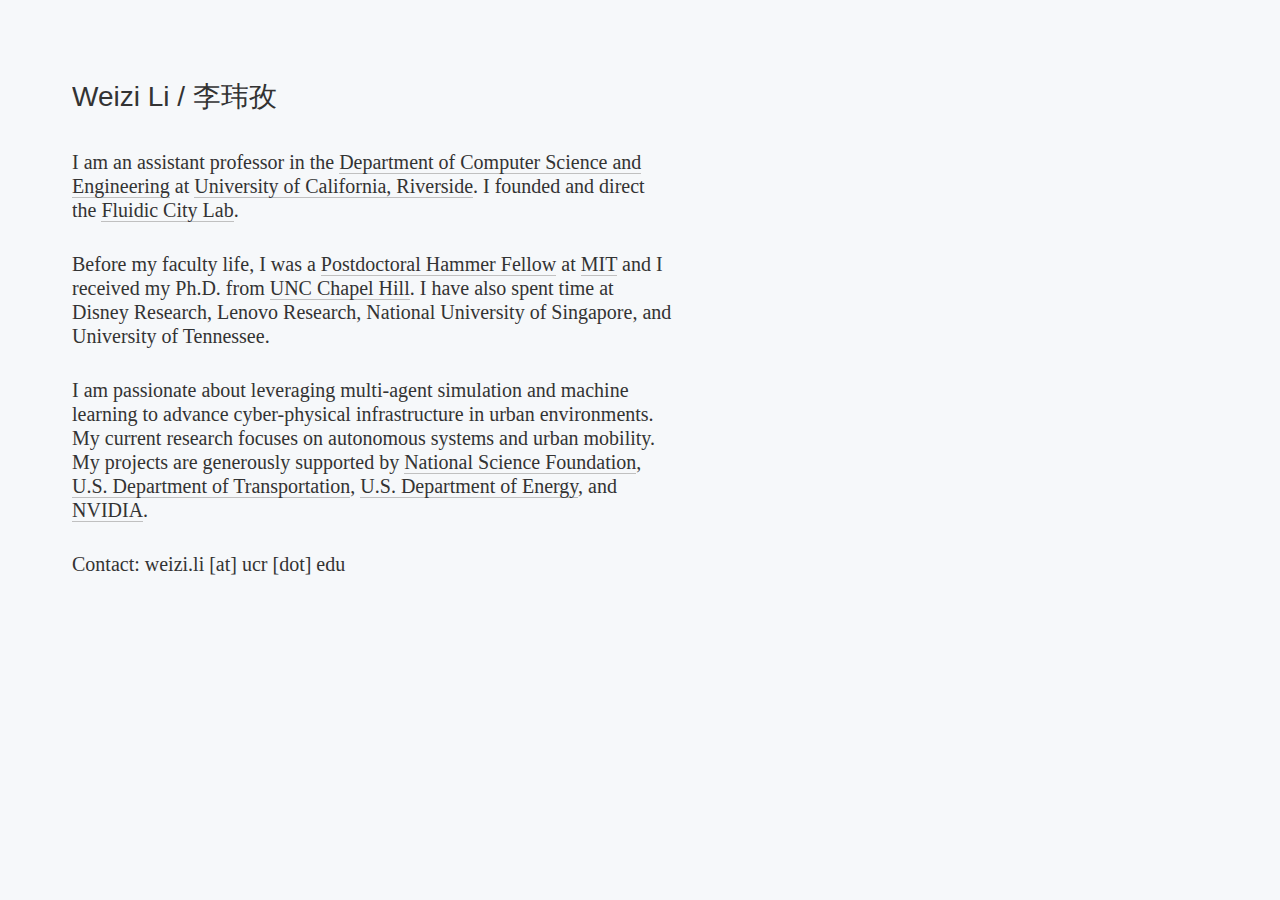
<file: index.html>
<!DOCTYPE html>
<html lang="en">
	
<head profile="http://gmpg.org/xfn/11"><meta http-equiv="Content-Type" content="text/html; charset=UTF-8">
<title>Weizi Li</title>
<link rel="stylesheet" href="./style.css" type="text/css" media="screen" />
</head>
	
<body>
<div class="content">
	<h1><a href="index.html">Weizi Li</a> / 李玮孜</h1>
	<div class="intro">
		<p>I am an assistant professor in the <a href="https://www1.cs.ucr.edu/">Department of Computer Science and Engineering</a> at <a href="https://www.ucr.edu/">University of California, Riverside</a>. I founded and direct the <a href="https://fluidic-city.github.io/">Fluidic City Lab</a>.</p>
		<p>Before my faculty life, I was a <a href="https://idss.mit.edu/academics/ses_doc/ses-funding/hammer-fellows/">Postdoctoral Hammer Fellow</a> at <a href="http://www.mit.edu/">MIT</a> and I received my Ph.D. from <a href="http://www.unc.edu/">UNC Chapel Hill</a>. I have also spent time at Disney Research, Lenovo Research, National University of Singapore, and University of Tennessee.</p>
		<p>I am passionate about leveraging multi-agent simulation and machine learning to advance cyber-physical infrastructure in urban environments. My current research focuses on autonomous systems and urban mobility. My projects are generously supported by <a href="https://www.nsf.gov/">National Science Foundation</a>, <a href="https://www.transportation.gov/">U.S. Department of Transportation</a>, <a href="https://www.energy.gov/">U.S. Department of Energy</a>, and <a href="https://www.nvidia.com/en-us/">NVIDIA</a>.</p>
		<p>Contact: weizi.li [at] ucr [dot] edu</p> 
	</div>
</div>
<!--
<div class="footer">
	<p><a href="index.html">home</a> : <a href="publications.html">research</a> : <a href="teaching.html">teaching</a> : <a href="https://fluidic-city.github.io/">lab</a></p>
</div>
	-->
</body>
	
</html>
</file>
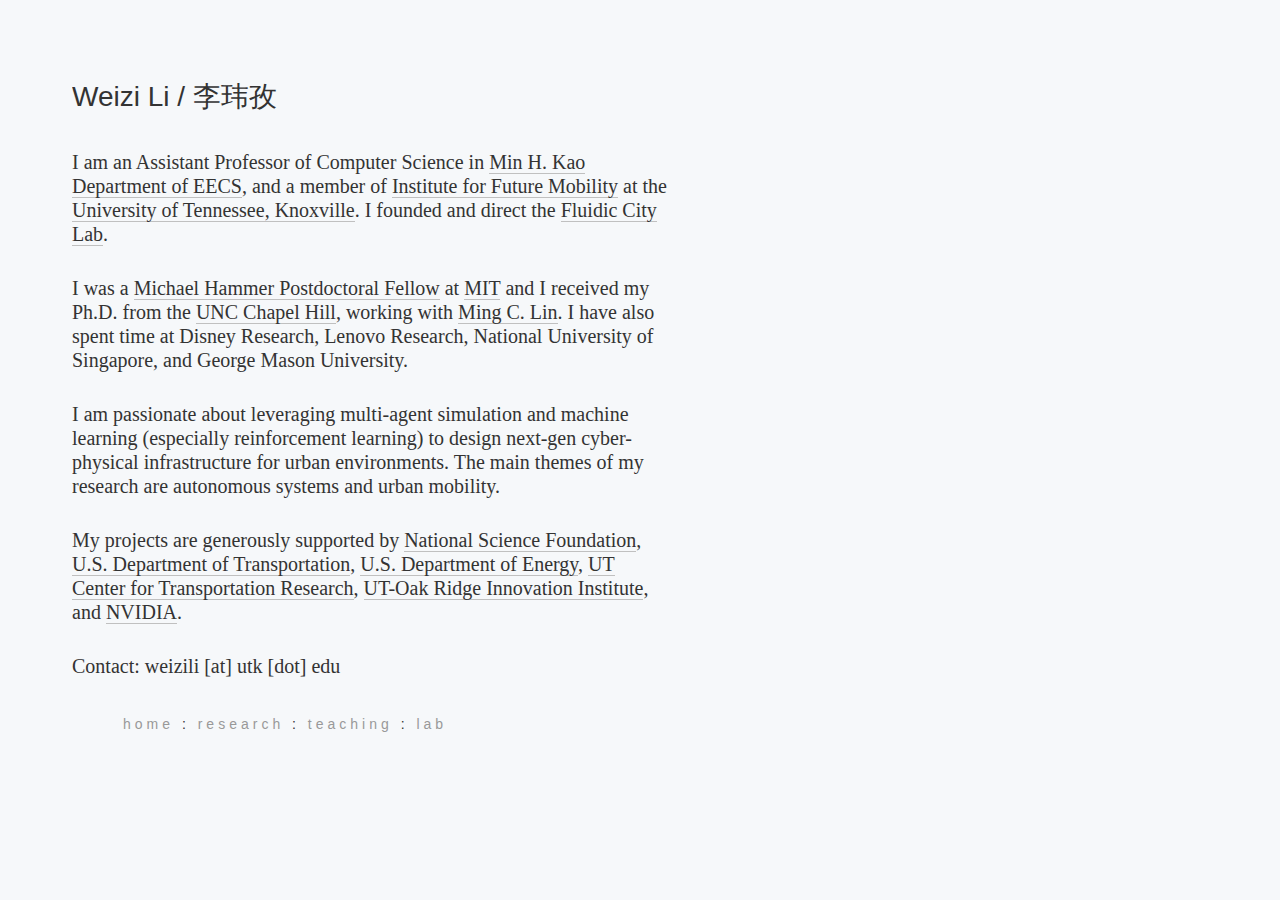
<file: index_tbd.html>
<!DOCTYPE html>
<html lang="en">
	
<head profile="http://gmpg.org/xfn/11"><meta http-equiv="Content-Type" content="text/html; charset=UTF-8">
<title>Weizi Li</title>
<link rel="stylesheet" href="./style.css" type="text/css" media="screen" />
</head>
	
<body>
<div class="content">
	<h1><a href="index.html">Weizi Li</a> / 李玮孜</h1>
	<div class="intro">
		<p>I am an Assistant Professor of Computer Science in <a href="https://www.eecs.utk.edu/">Min H. Kao Department of EECS</a>, and a member of <a href="https://research.utk.edu/mobility/">Institute for Future Mobility</a> at the <a href="https://www.utk.edu/">University of Tennessee, Knoxville</a>. I founded and direct the <a href="https://fluidic-city.github.io/">Fluidic City Lab</a>.</p>
		<p>I was a <a href="https://idss.mit.edu/academics/ses_doc/ses-funding/hammer-fellows/">Michael Hammer Postdoctoral Fellow</a> at <a href="http://www.mit.edu/">MIT</a> and I received my Ph.D. from the <a href="http://www.unc.edu/">UNC Chapel Hill</a>, working with <a href="https://www.cs.unc.edu/~lin/">Ming C. Lin</a>. I have also spent time at Disney Research, Lenovo Research, National University of Singapore, and George Mason University.</p>
		<p>I am passionate about leveraging multi-agent simulation and machine learning (especially reinforcement learning) to design next-gen cyber-physical infrastructure for urban environments. The main themes of my research are autonomous systems and urban mobility.
</p>
		<p>My projects are generously supported by <a href="https://www.nsf.gov/">National Science Foundation</a>, <a href="https://www.transportation.gov/">U.S. Department of Transportation</a>, <a href="https://www.energy.gov/">U.S. Department of Energy</a>, <a href="https://ctr.utk.edu/">UT Center for Transportation Research</a>, <a href="https://utorii.com/">UT-Oak Ridge Innovation Institute</a>, and <a href="https://www.nvidia.com/en-us/">NVIDIA</a>.</p>
		<p>Contact: weizili [at] utk [dot] edu</p> 
	</div>
</div>

<div class="footer">
	<p><a href="index.html">home</a> : <a href="publications.html">research</a> : <a href="teaching.html">teaching</a> : <a href="https://fluidic-city.github.io/">lab</a></p>
</div>
</body>
	
</html>
</file>
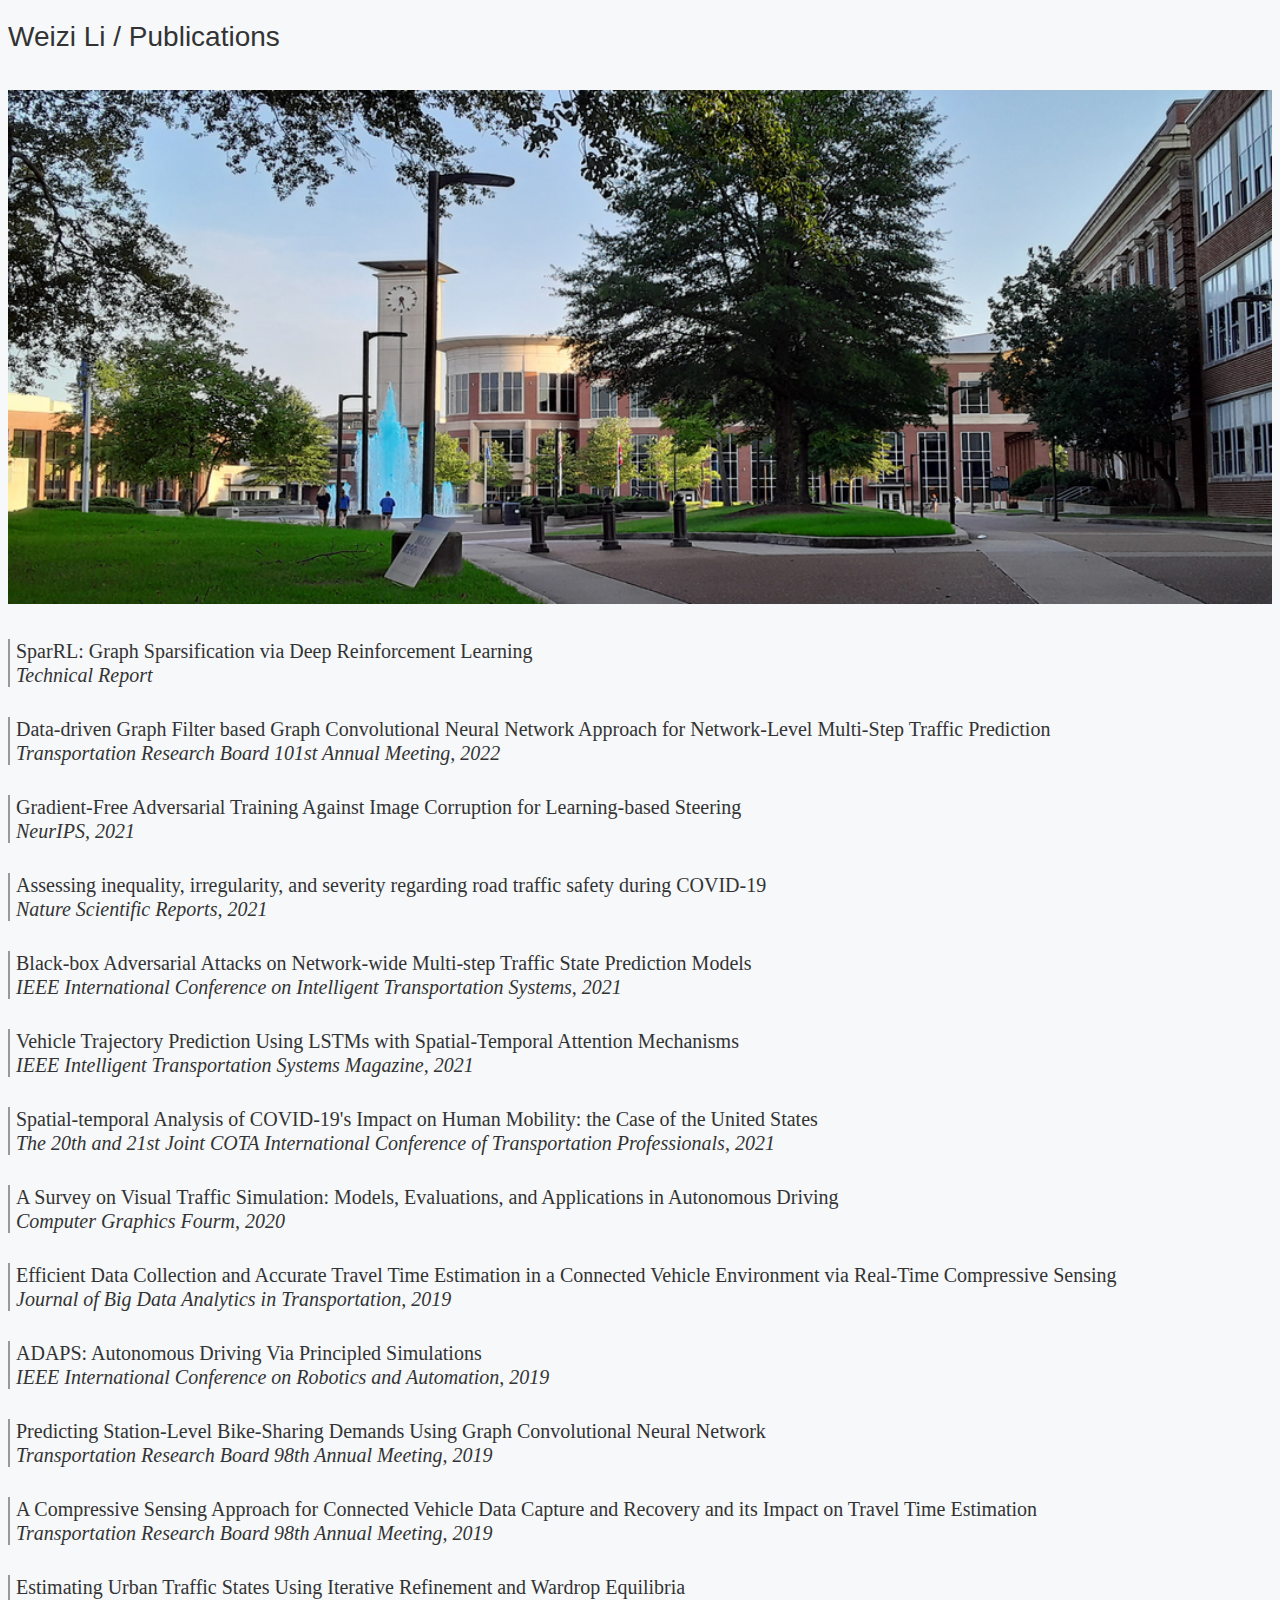
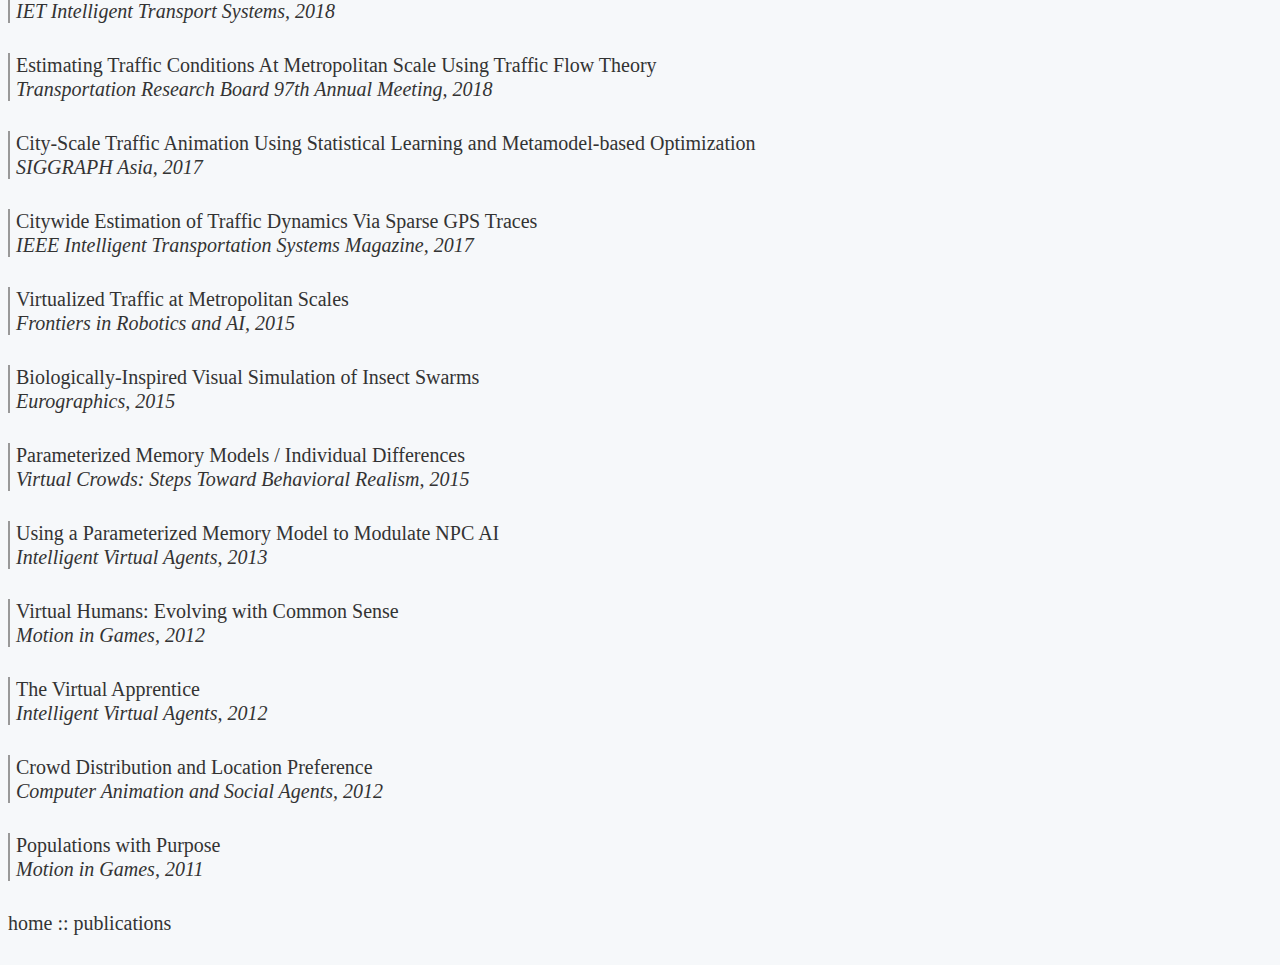
<file: publications.html>
<!DOCTYPE html>
<html lang="en">
<head profile="http://gmpg.org/xfn/11"><meta http-equiv="Content-Type" content="text/html; charset=UTF-8">
<title>Weizi Li</title>
<link rel="stylesheet" href="./style.css" type="text/css" media="screen, print">
<link rel="shortcut icon" href="">
<style type="text/css"></style>
</head>

<body>
<div id="container">
	<div id="content">
	<div>
	<h1><a href="index.html">Weizi Li </a>/ Publications</h1>	
	<p><img src="UofM.png" alt="" width="540" height="218"></p>
	
	<blockquote>
		<p><a href="https://arxiv.org/abs/2112.01565">
		SparRL: Graph Sparsification via Deep Reinforcement Learning</a><br> 
		<i>Technical Report</i></p>
	</blockquote>	
		
	<blockquote>
		<p><a href="https://arxiv.org/abs/2111.11337">
		Data-driven Graph Filter based Graph Convolutional Neural Network Approach for Network-Level Multi-Step Traffic Prediction</a><br> 
		<i>Transportation Research Board 101st Annual Meeting, 2022</i></p>
	</blockquote>
				
	<blockquote>
		<p><a href="https://gamma.umd.edu/researchdirections/autonomousdriving/visionrobustlearning/">
		Gradient-Free Adversarial Training Against Image Corruption for Learning-based Steering</a><br> 
		<i>NeurIPS, 2021</i></p>
	</blockquote>
		
	<blockquote>
		<p><a href="https://doi.org/10.1038/s41598-021-91392-z">
		Assessing inequality, irregularity, and severity regarding road traffic safety during COVID‑19</a><br> 
		<i>Nature Scientific Reports, 2021</i></p>
	</blockquote>
		
	<blockquote>
		<p><a href="projects/Attack/main.html">
		Black-box Adversarial Attacks on Network-wide Multi-step Traffic State Prediction Models</a><br> 
		<i>IEEE International Conference on Intelligent Transportation Systems, 2021</i></p>
	</blockquote>
		
	<blockquote>
		<p><a href="projects/Attention/main.html">
		Vehicle Trajectory Prediction Using LSTMs with Spatial-Temporal Attention Mechanisms</a><br> 
		<i>IEEE Intelligent Transportation Systems Magazine, 2021</i></p>
	</blockquote>
		
	<blockquote>
		<p><a href="projects/Mobility-Covid/main.html">
		Spatial-temporal Analysis of COVID-19's Impact on Human Mobility: the Case of the United States</a><br> 
		<i>The 20th and 21st Joint COTA International Conference of Transportation Professionals, 2021</i></p>
	</blockquote>
		
	<blockquote>
		<p><a href="https://doi.org/10.1111/cgf.13803">
		A Survey on Visual Traffic Simulation: Models, Evaluations, and Applications in Autonomous Driving</a><br> 
		<i>Computer Graphics Fourm, 2020</i></p>
	</blockquote>
		
	<blockquote>
		<p><a href="https://doi.org/10.1007/s42421-019-00009-5">
		Efficient Data Collection and Accurate Travel Time Estimation in a Connected Vehicle Environment via Real-Time Compressive Sensing</a><br> 
		<i>Journal of Big Data Analytics in Transportation, 2019</i></p>
	</blockquote>

	<blockquote>
		<p><a href="http://gamma.cs.unc.edu/ADAPS/">
		ADAPS: Autonomous Driving Via Principled Simulations</a><br> 
		<i>IEEE International Conference on Robotics and Automation, 2019</i></p>
	</blockquote>

	<blockquote>
		<p><a href="https://trid.trb.org/View/1572867">
		Predicting Station-Level Bike-Sharing Demands Using Graph Convolutional Neural Network</a><br> 
		<i>Transportation Research Board 98th Annual Meeting, 2019</i></p>
	</blockquote>

	<blockquote>
		<p><a href="https://trid.trb.org/View/1572656">
		A Compressive Sensing Approach for Connected Vehicle Data Capture and Recovery and its Impact on Travel Time Estimation</a><br> 
		<i>Transportation Research Board 98th Annual Meeting, 2019</i></p>
	</blockquote>

	<blockquote>
		<p><a href="http://gamma.cs.unc.edu/CityEst/">
		Estimating Urban Traffic States Using Iterative Refinement and Wardrop Equilibria</a><br> 
		<i>IET Intelligent Transport Systems, 2018</i></p>
	</blockquote>

	<blockquote>
		<p><a href="https://trid.trb.org/View/1494669">
		Estimating Traffic Conditions At Metropolitan Scale Using Traffic Flow Theory</a><br> 
		<i>Transportation Research Board 97th Annual Meeting, 2018</i></p>
	</blockquote>

	<blockquote>
		<p><a href="http://gamma.cs.unc.edu/CityFlowRecon/">
		City-Scale Traffic Animation Using Statistical Learning and Metamodel-based Optimization</a><br> 
		<i>SIGGRAPH Asia, 2017</i></p>
	</blockquote>

	<blockquote>
		<p><a href="http://gamma.cs.unc.edu/TravelTimeEst/">
		Citywide Estimation of Traffic Dynamics Via Sparse GPS Traces</a><br> 
		<i>IEEE Intelligent Transportation Systems Magazine, 2017</i></p>
	</blockquote>
		
	<blockquote>
		<p><a href="http://gamma.cs.unc.edu/RoadLib/">
		Virtualized Traffic at Metropolitan Scales</a><br> 
		<i>Frontiers in Robotics and AI, 2015</i></p>
	</blockquote>

	<blockquote>
		<p><a href="http://gamma.cs.unc.edu/VisInsectSwarms/">
		Biologically-Inspired Visual Simulation of Insect Swarms</a><br> 
		<i>Eurographics, 2015</i></p>
	</blockquote>
	
	<blockquote>
		<p><a href="http://www.morganclaypool.com/doi/abs/10.2200/S00673ED1V01Y201509CGR020">
		Parameterized Memory Models / Individual Differences</a><br> 
		<i>Virtual Crowds: Steps Toward Behavioral Realism, 2015</i></p>
	</blockquote>
			
	<blockquote>
		<p><a href="http://cs.gmu.edu/~gaia/IntellAgents/paramMemory.html">
		Using a Parameterized Memory Model to Modulate NPC AI</a> <br>
		<i>Intelligent Virtual Agents, 2013</i></p>
	</blockquote>
	
	<blockquote>
		<p><a href="http://cs.gmu.edu/~gaia/IntellAgents/commonSense.html">
		Virtual Humans: Evolving with Common Sense</a> <br>
		<i>Motion in Games, 2012</i></p>
	</blockquote>
	
	<blockquote>
		<p><a href="http://cs.gmu.edu/~gaia/IntellAgents/virtualApprentice.html">
		The Virtual Apprentice</a> <br>
		<i>Intelligent Virtual Agents, 2012</i></p>
	</blockquote>
	
	<blockquote>
		<p><a href="http://cs.gmu.edu/~gaia/CrowdSims/crowdDistrib.html">
		Crowd Distribution and Location Preference</a> <br>
		<i>Computer Animation and Social Agents, 2012</i></p>
	</blockquote>
	
	<blockquote>
		<p><a href="http://cs.gmu.edu/~gaia/CrowdSims/popPurpose.html">
		Populations with Purpose</a> <br>
		<i>Motion in Games, 2011</i></p>
	</blockquote>
						
	</div>
	</div>

	<div id="footer">
	<p><a href="index.html">home</a> :: <a href="publications.html">publications</a></p>
	</div>
</div>
</body>

</html>
</file>
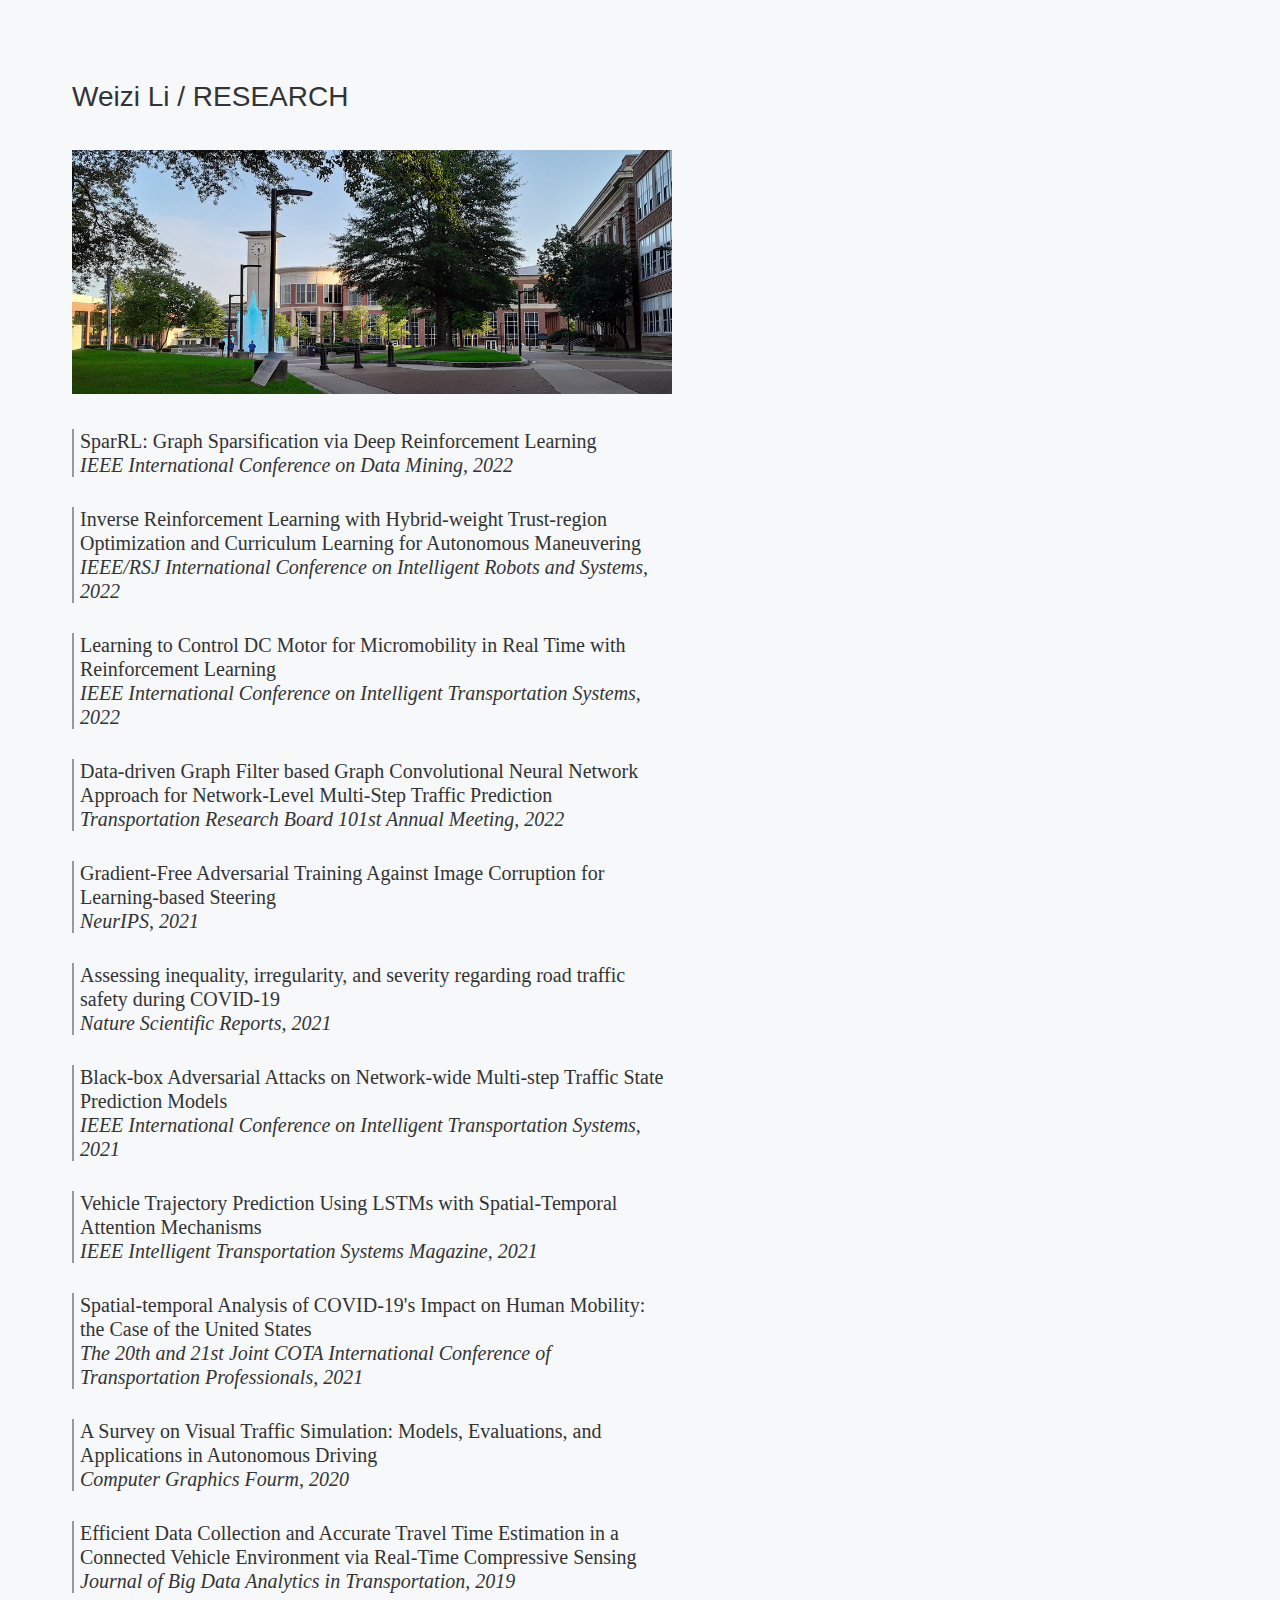
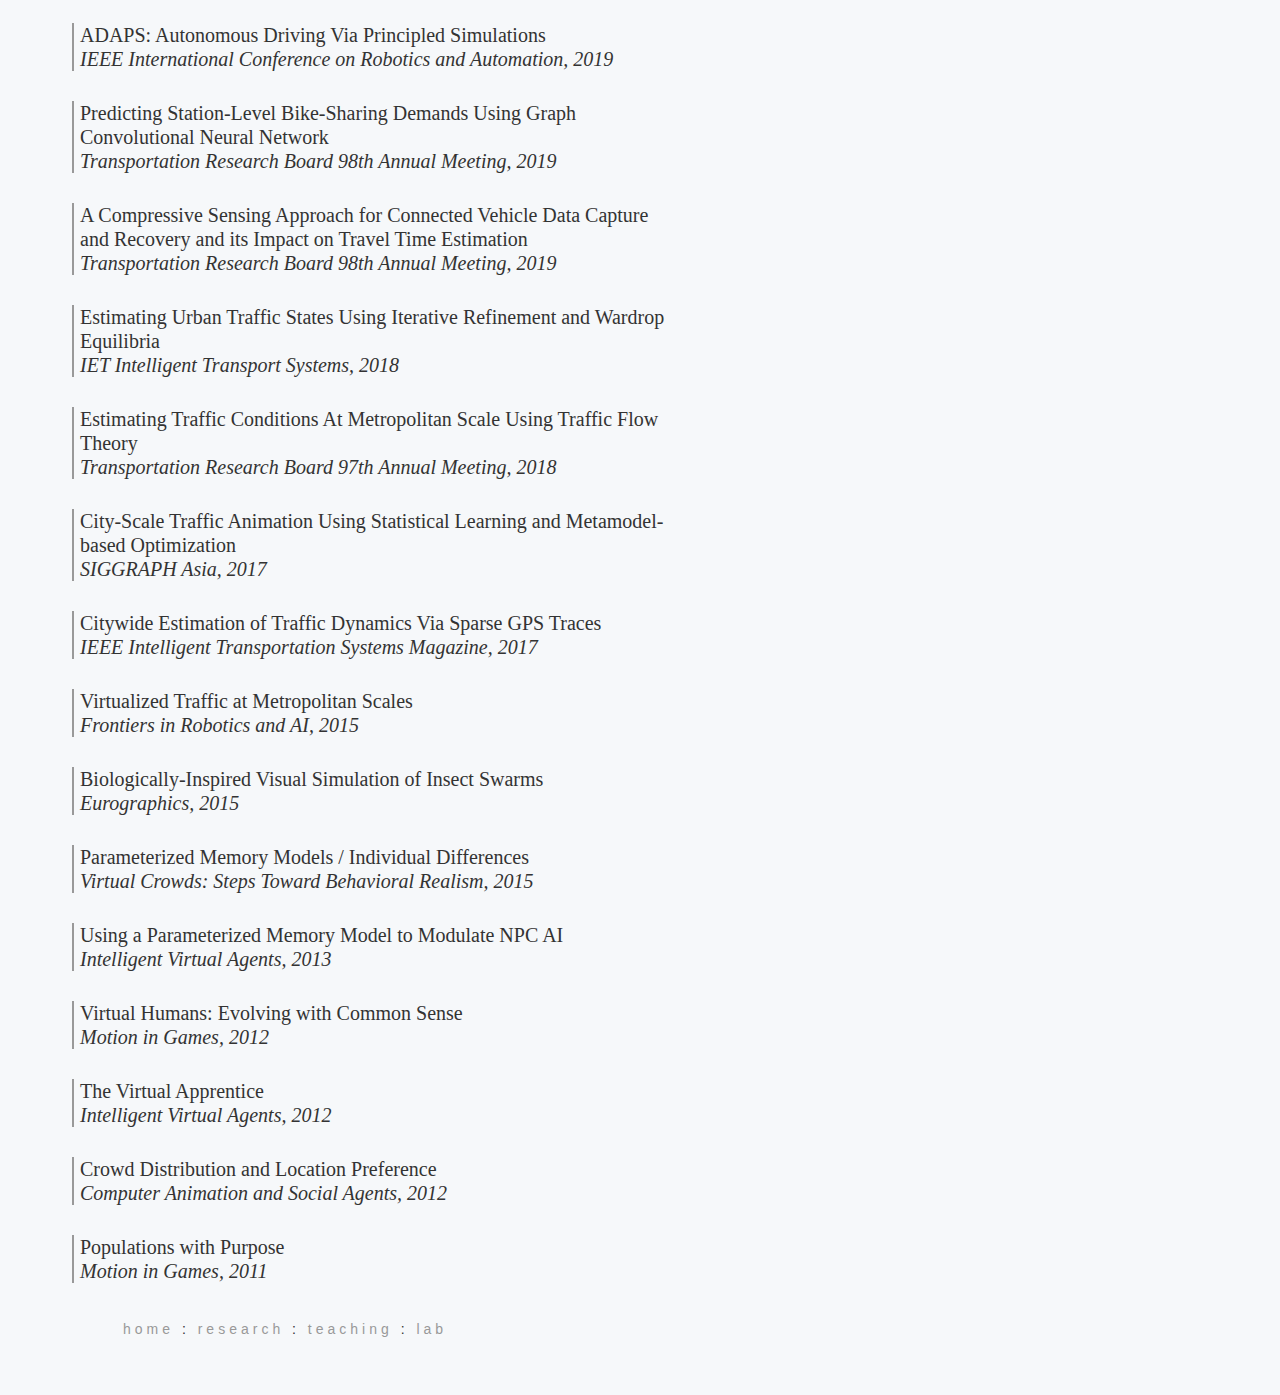
<file: research.html>
<!DOCTYPE html>
<html lang="en">
<head profile="http://gmpg.org/xfn/11"><meta http-equiv="Content-Type" content="text/html; charset=UTF-8">
<title>Weizi Li</title>
<link rel="stylesheet" href="./style.css" type="text/css">
</head>
<body>


<div class="content">
	<h1><a href="index.html">Weizi Li</a> / RESEARCH</h1>	
	<p><img src="UofM.png" alt="" width="540" height="218"></p>
	
	<blockquote>
		<p><a href="https://arxiv.org/abs/2112.01565">
		SparRL: Graph Sparsification via Deep Reinforcement Learning</a>
		<br> 
		<i>IEEE International Conference on Data Mining, 2022</i></p>
	</blockquote>	
	
	<blockquote>
		<p><a href="docs/Shen2022IRL.pdf">
		Inverse Reinforcement Learning with Hybrid-weight Trust-region Optimization and Curriculum Learning for Autonomous Maneuvering</a>
		<br> 
		<i>IEEE/RSJ International Conference on Intelligent Robots and Systems, 2022</i></p>
	</blockquote>	
	
	<blockquote>
		<p><a href="">
		Learning to Control DC Motor for Micromobility in Real Time with Reinforcement Learning</a>
		<br> 
		<i>IEEE International Conference on Intelligent Transportation Systems, 2022</i></p>
	</blockquote>
		
	<blockquote>
		<p><a href="https://arxiv.org/abs/2111.11337">
		Data-driven Graph Filter based Graph Convolutional Neural Network Approach for Network-Level Multi-Step Traffic Prediction</a>
		<br> 
		<i>Transportation Research Board 101st Annual Meeting, 2022</i></p>
	</blockquote>
				
	<blockquote>
		<p><a href="https://gamma.umd.edu/researchdirections/autonomousdriving/visionrobustlearning/">
		Gradient-Free Adversarial Training Against Image Corruption for Learning-based Steering</a>
		<br> 
		<i>NeurIPS, 2021</i></p>
	</blockquote>
		
	<blockquote>
		<p><a href="https://doi.org/10.1038/s41598-021-91392-z">
		Assessing inequality, irregularity, and severity regarding road traffic safety during COVID‑19</a>
		<br> 
		<i>Nature Scientific Reports, 2021</i></p>
	</blockquote>
		
	<blockquote>
		<p><a href="docs/Poudel2021Attack.pdf">
		Black-box Adversarial Attacks on Network-wide Multi-step Traffic State Prediction Models</a>
		<br> 
		<i>IEEE International Conference on Intelligent Transportation Systems, 2021</i></p>
	</blockquote>
		
	<blockquote>
		<p><a href="docs/Lin2021Attention.pdf">
		Vehicle Trajectory Prediction Using LSTMs with Spatial-Temporal Attention Mechanisms</a>
		<br> 
		<i>IEEE Intelligent Transportation Systems Magazine, 2021</i></p>
	</blockquote>
		
	<blockquote>
		<p><a href="docs/Wang2021Mobility.pdf ">
		Spatial-temporal Analysis of COVID-19's Impact on Human Mobility: the Case of the United States</a>
		<br> 
		<i>The 20th and 21st Joint COTA International Conference of Transportation Professionals, 2021</i></p>
	</blockquote>
		
	<blockquote>
		<p><a href="https://doi.org/10.1111/cgf.13803">
		A Survey on Visual Traffic Simulation: Models, Evaluations, and Applications in Autonomous Driving</a>
		<br> 
		<i>Computer Graphics Fourm, 2020</i></p>
	</blockquote>
		
	<blockquote>
		<p><a href="https://doi.org/10.1007/s42421-019-00009-5">
		Efficient Data Collection and Accurate Travel Time Estimation in a Connected Vehicle Environment via Real-Time Compressive Sensing</a>
		<br> 
		<i>Journal of Big Data Analytics in Transportation, 2019</i></p>
	</blockquote>

	<blockquote>
		<p><a href="http://gamma.cs.unc.edu/ADAPS/">
		ADAPS: Autonomous Driving Via Principled Simulations</a>
		<br> 
		<i>IEEE International Conference on Robotics and Automation, 2019</i></p>
	</blockquote>

	<blockquote>
		<p><a href="https://trid.trb.org/View/1572867">
		Predicting Station-Level Bike-Sharing Demands Using Graph Convolutional Neural Network</a>
		<br> 
		<i>Transportation Research Board 98th Annual Meeting, 2019</i></p>
	</blockquote>

	<blockquote>
		<p><a href="https://trid.trb.org/View/1572656">
		A Compressive Sensing Approach for Connected Vehicle Data Capture and Recovery and its Impact on Travel Time Estimation</a>
		<br> 
		<i>Transportation Research Board 98th Annual Meeting, 2019</i></p>
	</blockquote>

	<blockquote>
		<p><a href="http://gamma.cs.unc.edu/CityEst/">
		Estimating Urban Traffic States Using Iterative Refinement and Wardrop Equilibria</a>
		<br> 
		<i>IET Intelligent Transport Systems, 2018</i></p>
	</blockquote>

	<blockquote>
		<p><a href="https://trid.trb.org/View/1494669">
		Estimating Traffic Conditions At Metropolitan Scale Using Traffic Flow Theory</a>
		<br> 
		<i>Transportation Research Board 97th Annual Meeting, 2018</i></p>
	</blockquote>

	<blockquote>
		<p><a href="http://gamma.cs.unc.edu/CityFlowRecon/">
		City-Scale Traffic Animation Using Statistical Learning and Metamodel-based Optimization</a>
		<br> 
		<i>SIGGRAPH Asia, 2017</i></p>
	</blockquote>

	<blockquote>
		<p><a href="http://gamma.cs.unc.edu/TravelTimeEst/">
		Citywide Estimation of Traffic Dynamics Via Sparse GPS Traces</a>
		<br> 
		<i>IEEE Intelligent Transportation Systems Magazine, 2017</i></p>
	</blockquote>
		
	<blockquote>
		<p><a href="http://gamma.cs.unc.edu/RoadLib/">
		Virtualized Traffic at Metropolitan Scales</a>
		<br> 
		<i>Frontiers in Robotics and AI, 2015</i></p>
	</blockquote>

	<blockquote>
		<p><a href="http://gamma.cs.unc.edu/VisInsectSwarms/">
		Biologically-Inspired Visual Simulation of Insect Swarms</a>
		<br> 
		<i>Eurographics, 2015</i></p>
	</blockquote>
	
	<blockquote>
		<p><a href="http://www.morganclaypool.com/doi/abs/10.2200/S00673ED1V01Y201509CGR020">
		Parameterized Memory Models / Individual Differences</a>
		<br> 
		<i>Virtual Crowds: Steps Toward Behavioral Realism, 2015</i></p>
	</blockquote>
			
	<blockquote>
		<p><a href="http://cs.gmu.edu/~gaia/IntellAgents/paramMemory.html">
		Using a Parameterized Memory Model to Modulate NPC AI</a> 
		<br>
		<i>Intelligent Virtual Agents, 2013</i></p>
	</blockquote>
	
	<blockquote>
		<p><a href="http://cs.gmu.edu/~gaia/IntellAgents/commonSense.html">
		Virtual Humans: Evolving with Common Sense</a> 
		<br>
		<i>Motion in Games, 2012</i></p>
	</blockquote>
	
	<blockquote>
		<p><a href="http://cs.gmu.edu/~gaia/IntellAgents/virtualApprentice.html">
		The Virtual Apprentice</a> 
		<br>
		<i>Intelligent Virtual Agents, 2012</i></p>
	</blockquote>
	
	<blockquote>
		<p><a href="http://cs.gmu.edu/~gaia/CrowdSims/crowdDistrib.html">
		Crowd Distribution and Location Preference</a> 
		<br>
		<i>Computer Animation and Social Agents, 2012</i></p>
	</blockquote>
	
	<blockquote>
		<p><a href="http://cs.gmu.edu/~gaia/CrowdSims/popPurpose.html">
		Populations with Purpose</a> 
		<br>
		<i>Motion in Games, 2011</i></p>
	</blockquote>
						
</div>

<div class="footer">
	<p><a href="index.html">home</a> : <a href="research.html">research</a> : <a href="teaching.html">teaching</a> : <a href="https://stars-cs.github.io/">lab</a></p>
</div>


</body>
</html>
</file>
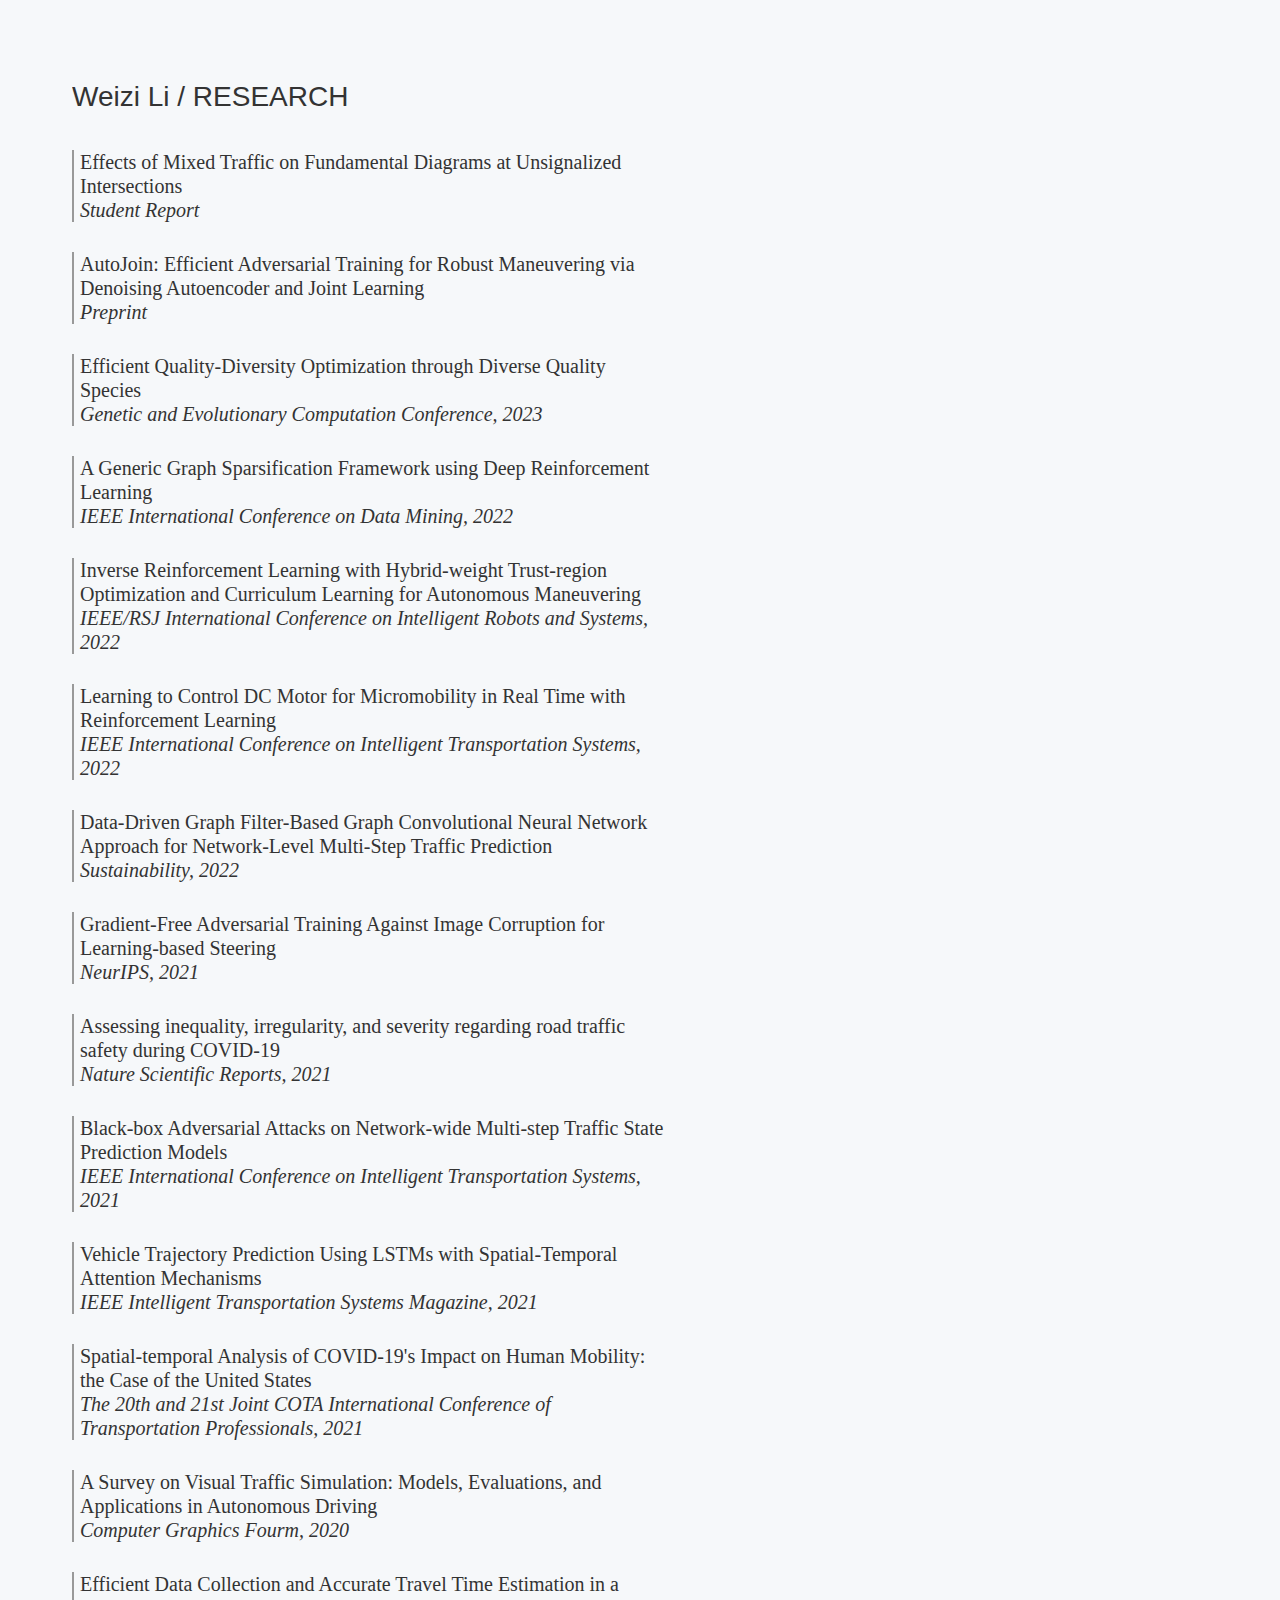
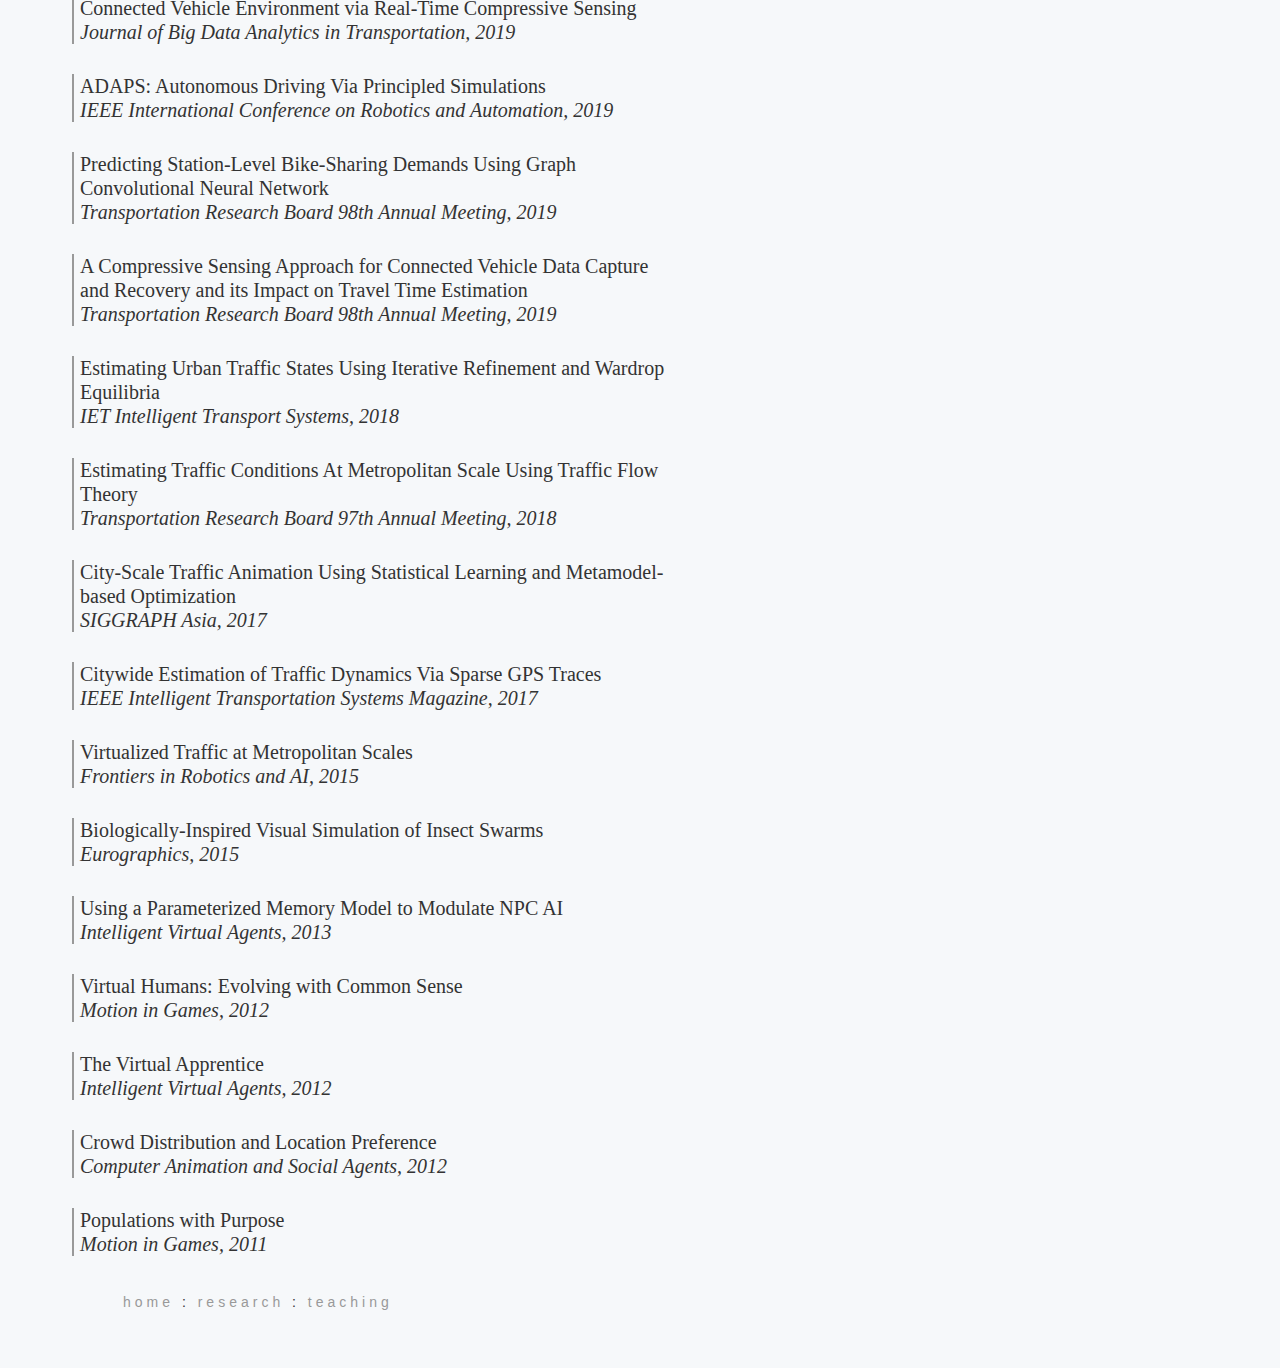
<file: research_bkp.html>
<!DOCTYPE html>
<html lang="en">
	
<head profile="http://gmpg.org/xfn/11"><meta http-equiv="Content-Type" content="text/html; charset=UTF-8">
<title>Weizi Li</title>
<link rel="stylesheet" href="./style.css" type="text/css" media="screen" />
</head>
	
<body>
<div class="content">
	<h1><a href="index.html">Weizi Li</a> / RESEARCH</h1>	

		<blockquote>
		<p><a href="docs/fd_report.pdf">
		Effects of Mixed Traffic on Fundamental Diagrams at Unsignalized Intersections</a>
		<br> 
		<i>Student Report</i></p>
		</blockquote>
	
		<blockquote>
		<p><a href="https://arxiv.org/abs/2205.10933">
		AutoJoin: Efficient Adversarial Training for Robust Maneuvering via Denoising Autoencoder and Joint Learning</a>
		<br> 
		<i>Preprint</i></p>
		</blockquote>

		<blockquote>
		<p><a href="https://arxiv.org/abs/2304.07425">
		Efficient Quality-Diversity Optimization through Diverse Quality Species</a>
		<br> 
		<i>Genetic and Evolutionary Computation Conference, 2023</i></p>
		</blockquote>

		<blockquote>
		<p><a href="https://arxiv.org/abs/2112.01565">
		A Generic Graph Sparsification Framework using Deep Reinforcement Learning</a>
		<br> 
		<i>IEEE International Conference on Data Mining, 2022</i></p>
		</blockquote>

		<blockquote>
		<p><a href="https://gamma.umd.edu/researchdirections/autonomousdriving/eirl/">
		Inverse Reinforcement Learning with Hybrid-weight Trust-region Optimization and Curriculum Learning for Autonomous Maneuvering</a>
		<br> 
		<i>IEEE/RSJ International Conference on Intelligent Robots and Systems, 2022</i></p>
		</blockquote>

		<blockquote>
		<p><a href="https://stars-cs.github.io/projects/2022-06-poudel2022nfq">
		Learning to Control DC Motor for Micromobility in Real Time with Reinforcement Learning</a>
		<br> 
		<i>IEEE International Conference on Intelligent Transportation Systems, 2022</i></p>
		</blockquote>

		<blockquote>
		<p><a href="https://www.mdpi.com/2071-1050/14/24/16701">
		Data-Driven Graph Filter-Based Graph Convolutional Neural Network Approach for Network-Level Multi-Step Traffic Prediction</a>
		<br> 
		<i>Sustainability, 2022</i></p>
		</blockquote>

		<blockquote>
		<p><a href="https://gamma.umd.edu/researchdirections/autonomousdriving/visionrobustlearning/">
		Gradient-Free Adversarial Training Against Image Corruption for Learning-based Steering</a>
		<br> 
		<i>NeurIPS, 2021</i></p>
		</blockquote>

		<blockquote>
		<p><a href="https://doi.org/10.1038/s41598-021-91392-z">
		Assessing inequality, irregularity, and severity regarding road traffic safety during COVID‑19</a>
		<br> 
		<i>Nature Scientific Reports, 2021</i></p>
		</blockquote>

		<blockquote>
		<p><a href="https://stars-cs.github.io/projects/2021-06-poudel2021attack">
		Black-box Adversarial Attacks on Network-wide Multi-step Traffic State Prediction Models</a>
		<br> 
		<i>IEEE International Conference on Intelligent Transportation Systems, 2021</i></p>
		</blockquote>

		<blockquote>
		<p><a href="docs/Lin2021Attention.pdf">
		Vehicle Trajectory Prediction Using LSTMs with Spatial-Temporal Attention Mechanisms</a>
		<br> 
		<i>IEEE Intelligent Transportation Systems Magazine, 2021</i></p>
		</blockquote>

		<blockquote>
		<p><a href="https://ascelibrary.org/doi/abs/10.1061/9780784483565.066">
		Spatial-temporal Analysis of COVID-19's Impact on Human Mobility: the Case of the United States</a>
		<br> 
		<i>The 20th and 21st Joint COTA International Conference of Transportation Professionals, 2021</i></p>
		</blockquote>

		<blockquote>
		<p><a href="https://doi.org/10.1111/cgf.13803">
		A Survey on Visual Traffic Simulation: Models, Evaluations, and Applications in Autonomous Driving</a>
		<br> 
		<i>Computer Graphics Fourm, 2020</i></p>
		</blockquote>

		<blockquote>
		<p><a href="https://doi.org/10.1007/s42421-019-00009-5">
		Efficient Data Collection and Accurate Travel Time Estimation in a Connected Vehicle Environment via Real-Time Compressive Sensing</a>
		<br> 
		<i>Journal of Big Data Analytics in Transportation, 2019</i></p>
		</blockquote>

		<blockquote>
		<p><a href="http://gamma.cs.unc.edu/ADAPS/">
		ADAPS: Autonomous Driving Via Principled Simulations</a>
		<br> 
		<i>IEEE International Conference on Robotics and Automation, 2019</i></p>
		</blockquote>

		<blockquote>
		<p><a href="https://trid.trb.org/View/1572867">
		Predicting Station-Level Bike-Sharing Demands Using Graph Convolutional Neural Network</a>
		<br> 
		<i>Transportation Research Board 98th Annual Meeting, 2019</i></p>
		</blockquote>

		<blockquote>
		<p><a href="https://trid.trb.org/View/1572656">
		A Compressive Sensing Approach for Connected Vehicle Data Capture and Recovery and its Impact on Travel Time Estimation</a>
		<br> 
		<i>Transportation Research Board 98th Annual Meeting, 2019</i></p>
		</blockquote>

		<blockquote>
		<p><a href="http://gamma.cs.unc.edu/CityEst/">
		Estimating Urban Traffic States Using Iterative Refinement and Wardrop Equilibria</a>
		<br> 
		<i>IET Intelligent Transport Systems, 2018</i></p>
		</blockquote>

		<blockquote>
		<p><a href="https://trid.trb.org/View/1494669">
		Estimating Traffic Conditions At Metropolitan Scale Using Traffic Flow Theory</a>
		<br> 
		<i>Transportation Research Board 97th Annual Meeting, 2018</i></p>
		</blockquote>

		<blockquote>
		<p><a href="http://gamma.cs.unc.edu/CityFlowRecon/">
		City-Scale Traffic Animation Using Statistical Learning and Metamodel-based Optimization</a>
		<br> 
		<i>SIGGRAPH Asia, 2017</i></p>
		</blockquote>

		<blockquote>
		<p><a href="http://gamma.cs.unc.edu/TravelTimeEst/">
		Citywide Estimation of Traffic Dynamics Via Sparse GPS Traces</a>
		<br> 
		<i>IEEE Intelligent Transportation Systems Magazine, 2017</i></p>
		</blockquote>

		<blockquote>
		<p><a href="http://gamma.cs.unc.edu/RoadLib/">
		Virtualized Traffic at Metropolitan Scales</a>
		<br> 
		<i>Frontiers in Robotics and AI, 2015</i></p>
		</blockquote>

		<blockquote>
		<p><a href="http://gamma.cs.unc.edu/VisInsectSwarms/">
		Biologically-Inspired Visual Simulation of Insect Swarms</a>
		<br> 
		<i>Eurographics, 2015</i></p>
		</blockquote>

		<blockquote>
		<p><a href="http://cs.gmu.edu/~gaia/IntellAgents/paramMemory.html">
		Using a Parameterized Memory Model to Modulate NPC AI</a> 
		<br>
		<i>Intelligent Virtual Agents, 2013</i></p>
		</blockquote>

		<blockquote>
		<p><a href="http://cs.gmu.edu/~gaia/IntellAgents/commonSense.html">
		Virtual Humans: Evolving with Common Sense</a> 
		<br>
		<i>Motion in Games, 2012</i></p>
		</blockquote>

		<blockquote>
		<p><a href="http://cs.gmu.edu/~gaia/IntellAgents/virtualApprentice.html">
		The Virtual Apprentice</a> 
		<br>
		<i>Intelligent Virtual Agents, 2012</i></p>
		</blockquote>

		<blockquote>
		<p><a href="http://cs.gmu.edu/~gaia/CrowdSims/crowdDistrib.html">
		Crowd Distribution and Location Preference</a> 
		<br>
		<i>Computer Animation and Social Agents, 2012</i></p>
		</blockquote>

		<blockquote>
		<p><a href="http://cs.gmu.edu/~gaia/CrowdSims/popPurpose.html">
		Populations with Purpose</a> 
		<br>
		<i>Motion in Games, 2011</i></p>
		</blockquote>
						
</div>

<div class="footer">
	<p><a href="index.html">home</a> : <a href="research.html">research</a> : <a href="teaching.html">teaching</a></p>
</div>
</body>
	
</html>
</file>
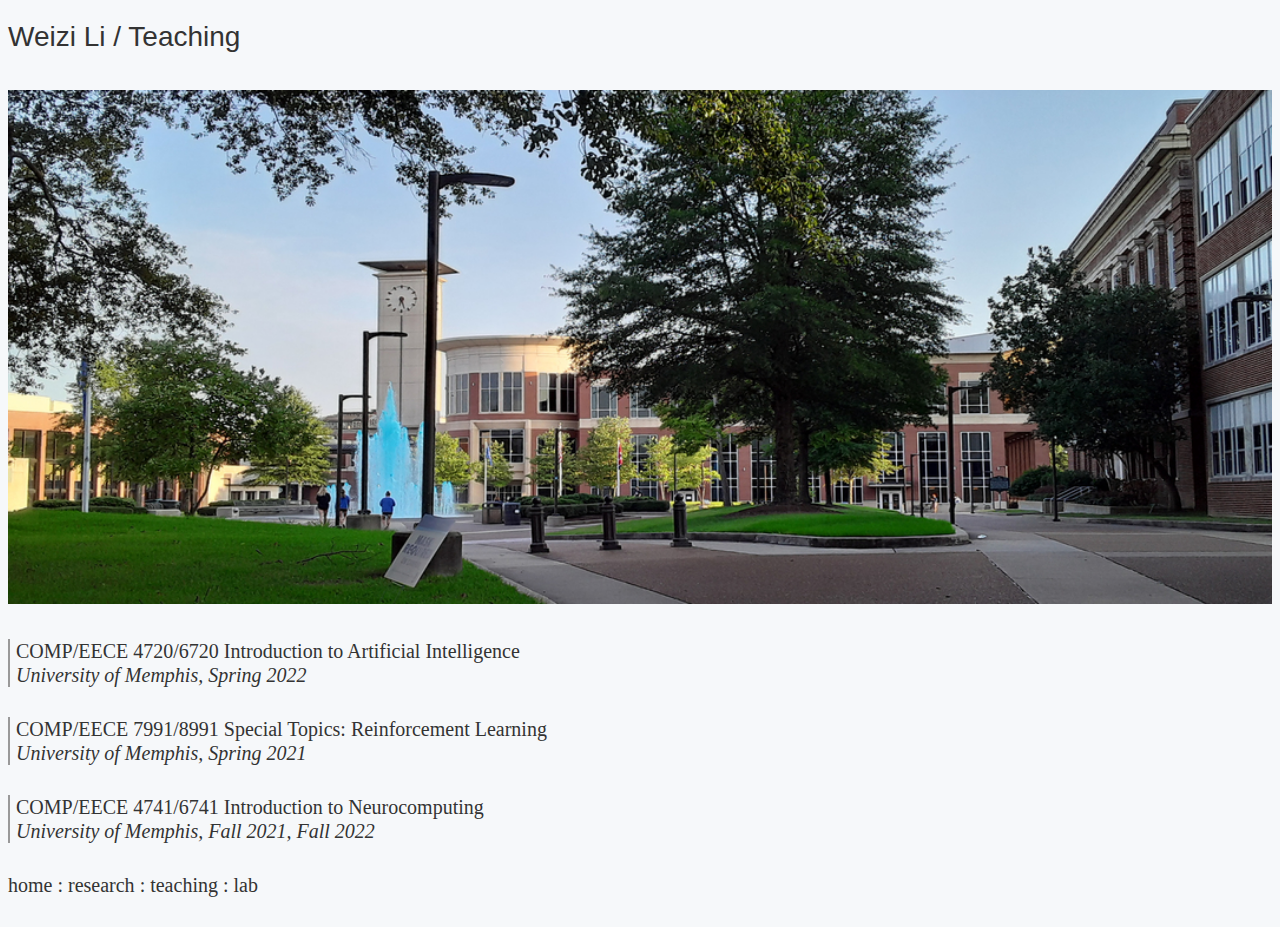
<file: teaching.html>
<!DOCTYPE html>
<html lang="en">
<head profile="http://gmpg.org/xfn/11"><meta http-equiv="Content-Type" content="text/html; charset=UTF-8">
<title>Weizi Li</title>
<link rel="stylesheet" href="./style.css" type="text/css" media="screen, print">
<link rel="shortcut icon" href="">
<style type="text/css"></style>
</head>

<body>
<div id="container">
	<div id="content">
	<div>
	<h1><a href="index.html">Weizi Li </a>/ Teaching</h1>	
	<p><img src="UofM.png" alt="" width="540" height="218"></p>
		
	<blockquote>
		<p>COMP/EECE 4720/6720 Introduction to Artificial Intelligence<br> 
		<i>University of Memphis, Spring 2022</i></p>
	</blockquote>
		
	<blockquote>
		<p>COMP/EECE 7991/8991 Special Topics: Reinforcement Learning<br> 
		<i>University of Memphis, Spring 2021</i></p>
	</blockquote>
		
	<blockquote>
		<p>COMP/EECE 4741/6741 Introduction to Neurocomputing<br> 
		<i>University of Memphis, Fall 2021, Fall 2022</i></p>
	</blockquote>
						
	</div>
	</div>

	<div id="footer">
	<p><a href="index.html">home</a> : <a href="research.html">research</a> : <a href="teaching.html">teaching</a> : <a href="">lab</a></p>
	</div>
</div>
</body>

</html>
</file>
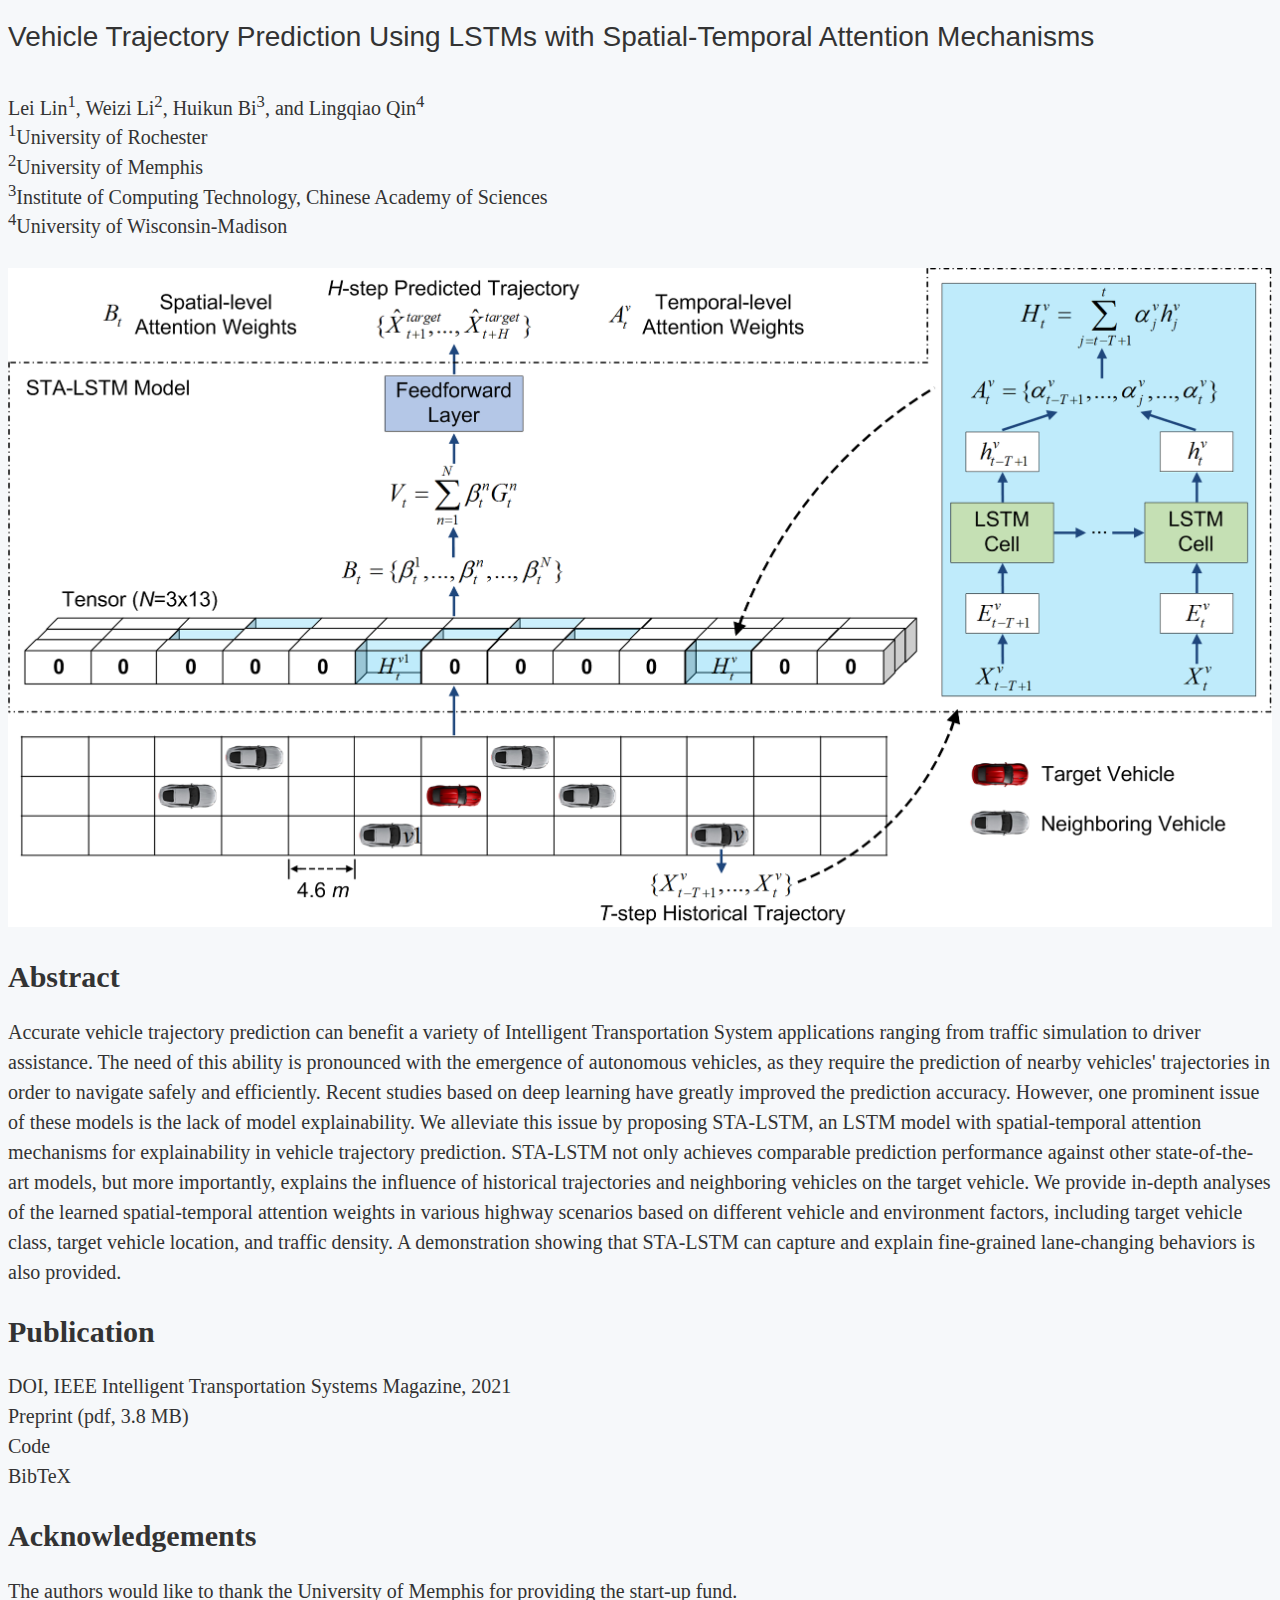
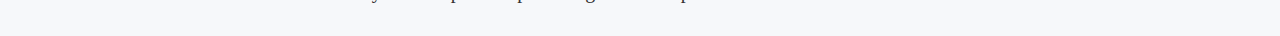
<file: 2020-Attention/main.html>
<!DOCTYPE html>
<html lang="en">
<head profile="http://gmpg.org/xfn/11"><meta http-equiv="Content-Type" content="text/html; charset=UTF-8">
<title>Vehicle Trajectory Prediction Using LSTMs with Spatial-Temporal Attention Mechanisms</title>
<link rel="stylesheet" href="../../style.css" type="text/css" media="screen, print">
<link rel="shortcut icon" href="">
<style type="text/css"></style>
</head>

<body>
<div id="container">
	<div id="project">
	<div class="entry">
	<h1>Vehicle Trajectory Prediction Using LSTMs with Spatial-Temporal Attention Mechanisms</h1>		
					
	<p>
	<a href="http://urdata.net/">Lei Lin</a><sup>1</sup>, 
	<a href="https://weizi-li.github.io/">Weizi Li</a><sup>2</sup>,
	<a href="https://huikunbi.github.io/">Huikun Bi</a><sup>3</sup>, and
	Lingqiao Qin<sup>4</sup>
	<br>
	<sup>1</sup>University of Rochester
	<br>
	<sup>2</sup>University of Memphis
	<br>
	<sup>3</sup>Institute of Computing Technology, Chinese Academy of Sciences
	<br>	
	<sup>4</sup>University of Wisconsin-Madison	
	</p>
					
	<p><img src="teaser.png" alt=""></p>
				
	<h2>Abstract</h2>
	Accurate vehicle trajectory prediction can benefit a variety of Intelligent Transportation System applications ranging from traffic simulation to driver assistance. The need of this ability is pronounced with the emergence of autonomous vehicles, as they require the prediction of nearby vehicles' trajectories in order to navigate safely and efficiently. Recent studies based on deep learning have greatly improved the prediction accuracy. However, one prominent issue of these models is the lack of model explainability. We alleviate this issue by proposing STA-LSTM, an LSTM model with spatial-temporal attention mechanisms for explainability in vehicle trajectory prediction. STA-LSTM not only achieves comparable prediction performance against other state-of-the-art models, but more importantly, explains the influence of historical trajectories and neighboring vehicles on the target vehicle. We provide in-depth analyses of the learned spatial-temporal attention weights in various highway scenarios based on different vehicle and environment factors, including target vehicle class, target vehicle location, and traffic density. A demonstration showing that STA-LSTM can capture and explain fine-grained lane-changing behaviors is also provided.
	<p></p>
					
	<h2>Publication</h2>
	<a href="">DOI</a>, IEEE Intelligent Transportation Systems Magazine, 2021 <br>
	<a href="Lin2021Attention.pdf">Preprint (pdf, 3.8 MB)</a> <br>
        <a href="https://github.com/transpaper/vtp">Code</a> <br>			
	<a href="Lin2021Attention.bib">BibTeX</a>
	<p></p>	

	<h2>Acknowledgements</h2>
	The authors would like to thank the University of Memphis for providing the start-up fund.
	<p></p>		
				
	</div>
	</div>
</div>
</body>

</html>
</file>
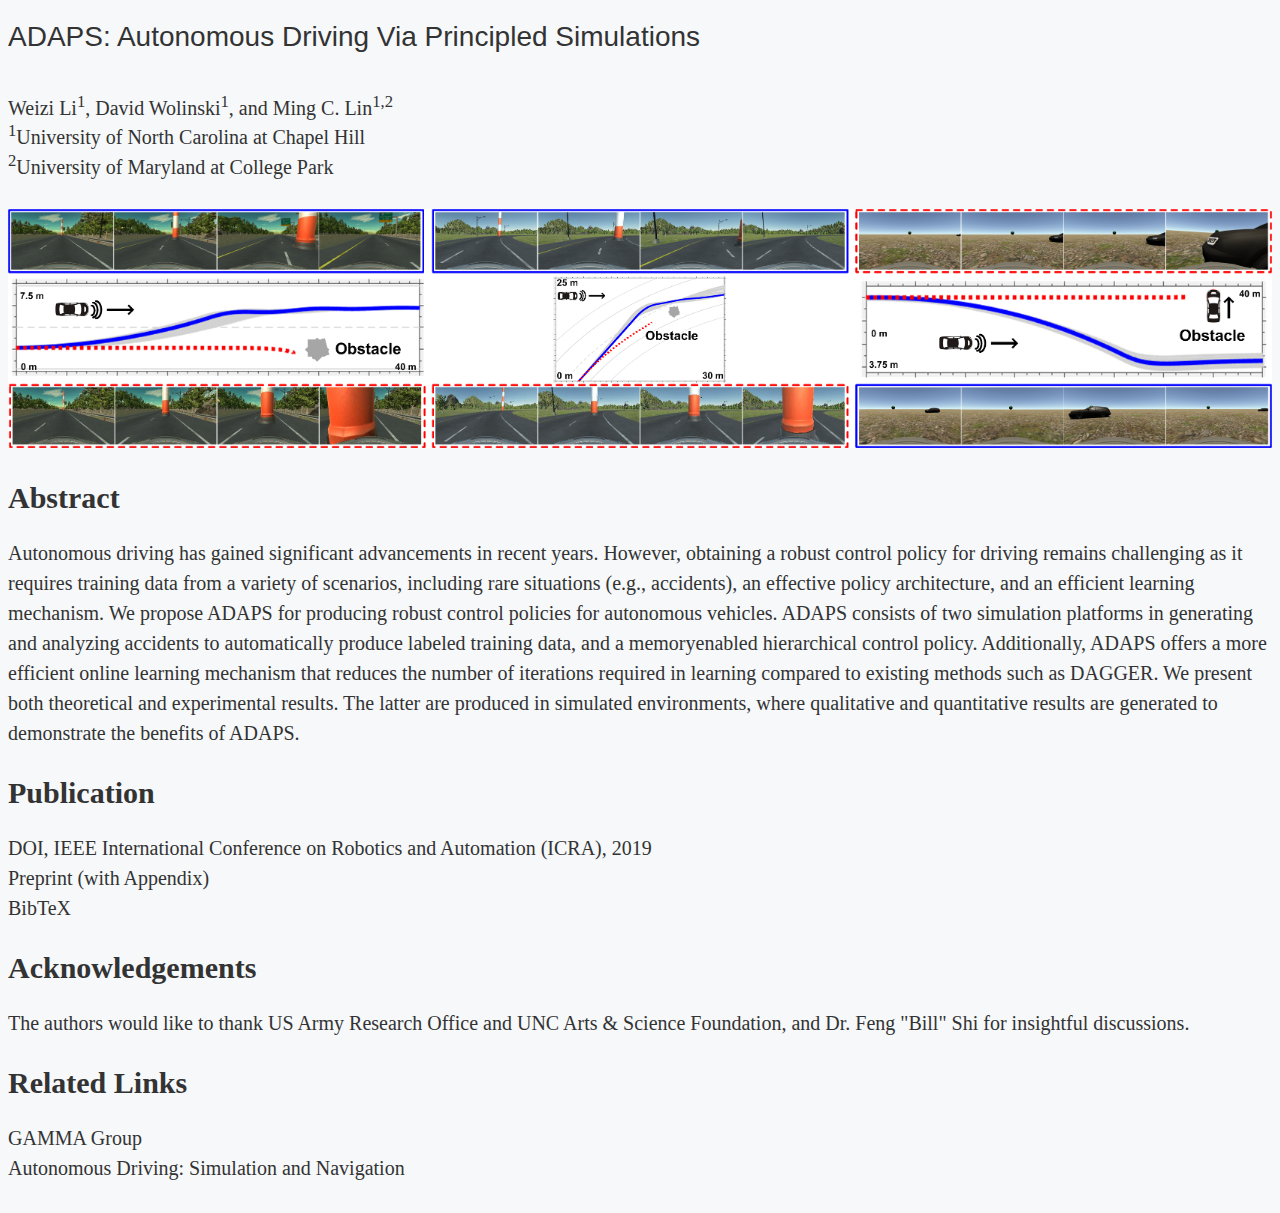
<file: projects/ADAPS.html>
<!DOCTYPE html>
<html lang="en">
<head profile="http://gmpg.org/xfn/11"><meta http-equiv="Content-Type" content="text/html; charset=UTF-8">
<title>ADAPS: Autonomous Driving Via Principled Simulations</title>
<link rel="stylesheet" href="../style.css" type="text/css" media="screen, print">
<link rel="shortcut icon" href="">
<style type="text/css"></style>
</head>

<body>
<div id="container">
	<div id="project">
	<div class="entry">
	<h1>ADAPS: Autonomous Driving Via Principled Simulations</h1>		
					
	<p>
	<a href="http://www.cs.unc.edu/~weizili/">Weizi Li</a><sup>1</sup>,
	<a href="http://gamma.cs.unc.edu/ADAPS/">David Wolinski</a><sup>1</sup>, and
	<a href="http://www.cs.unc.edu/~lin/">Ming C. Lin</a><sup>1,2</sup><br>
	<sup>1</sup>University of North Carolina at Chapel Hill<br>
	<sup>2</sup>University of Maryland at College Park
	</p>
						
	<p><img src="ADAPS-teaser.png" alt="" width="760" height="163"></p>
				
	<h2>Abstract</h2>
	Autonomous driving has gained significant advancements
	in recent years. However, obtaining a robust control
	policy for driving remains challenging as it requires training
	data from a variety of scenarios, including rare situations (e.g.,
	accidents), an effective policy architecture, and an efficient
	learning mechanism. We propose ADAPS for producing robust
	control policies for autonomous vehicles. ADAPS consists of two
	simulation platforms in generating and analyzing accidents to
	automatically produce labeled training data, and a memoryenabled
	hierarchical control policy. Additionally, ADAPS offers
	a more efficient online learning mechanism that reduces the
	number of iterations required in learning compared to existing
	methods such as DAGGER. We present both theoretical
	and experimental results. The latter are produced in simulated
	environments, where qualitative and quantitative results are
	generated to demonstrate the benefits of ADAPS.
	<p></p>
					
	<h2>Publication</h2>
	<a href="http://gamma.cs.unc.edu/ADAPS/">DOI</a>, IEEE International Conference on Robotics and Automation (ICRA), 2019 <br>
	<a href="http://gamma.cs.unc.edu/ADAPS/ADAPS-ICRA19.pdf">Preprint (with Appendix)</a> <br>
	<a href="http://gamma.cs.unc.edu/ADAPS/ADAPS-ICRA19.bib">BibTeX</a>
	<p></p>	

	<h2>Acknowledgements</h2>
	The authors would like to thank US Army Research Office and UNC Arts &amp; Science Foundation, and Dr. Feng "Bill" Shi for insightful discussions.
	<p></p>	

	<h2>Related Links</h2>
	<a href="http://gamma.web.unc.edu/">GAMMA Group</a> <br>
	<a href="http://gamma.web.unc.edu/research/autonomous-driving/">Autonomous Driving: Simulation and Navigation</a>
	<p></p>		
				
	</div>
	</div>
</div>
</body>

</html>
</file>
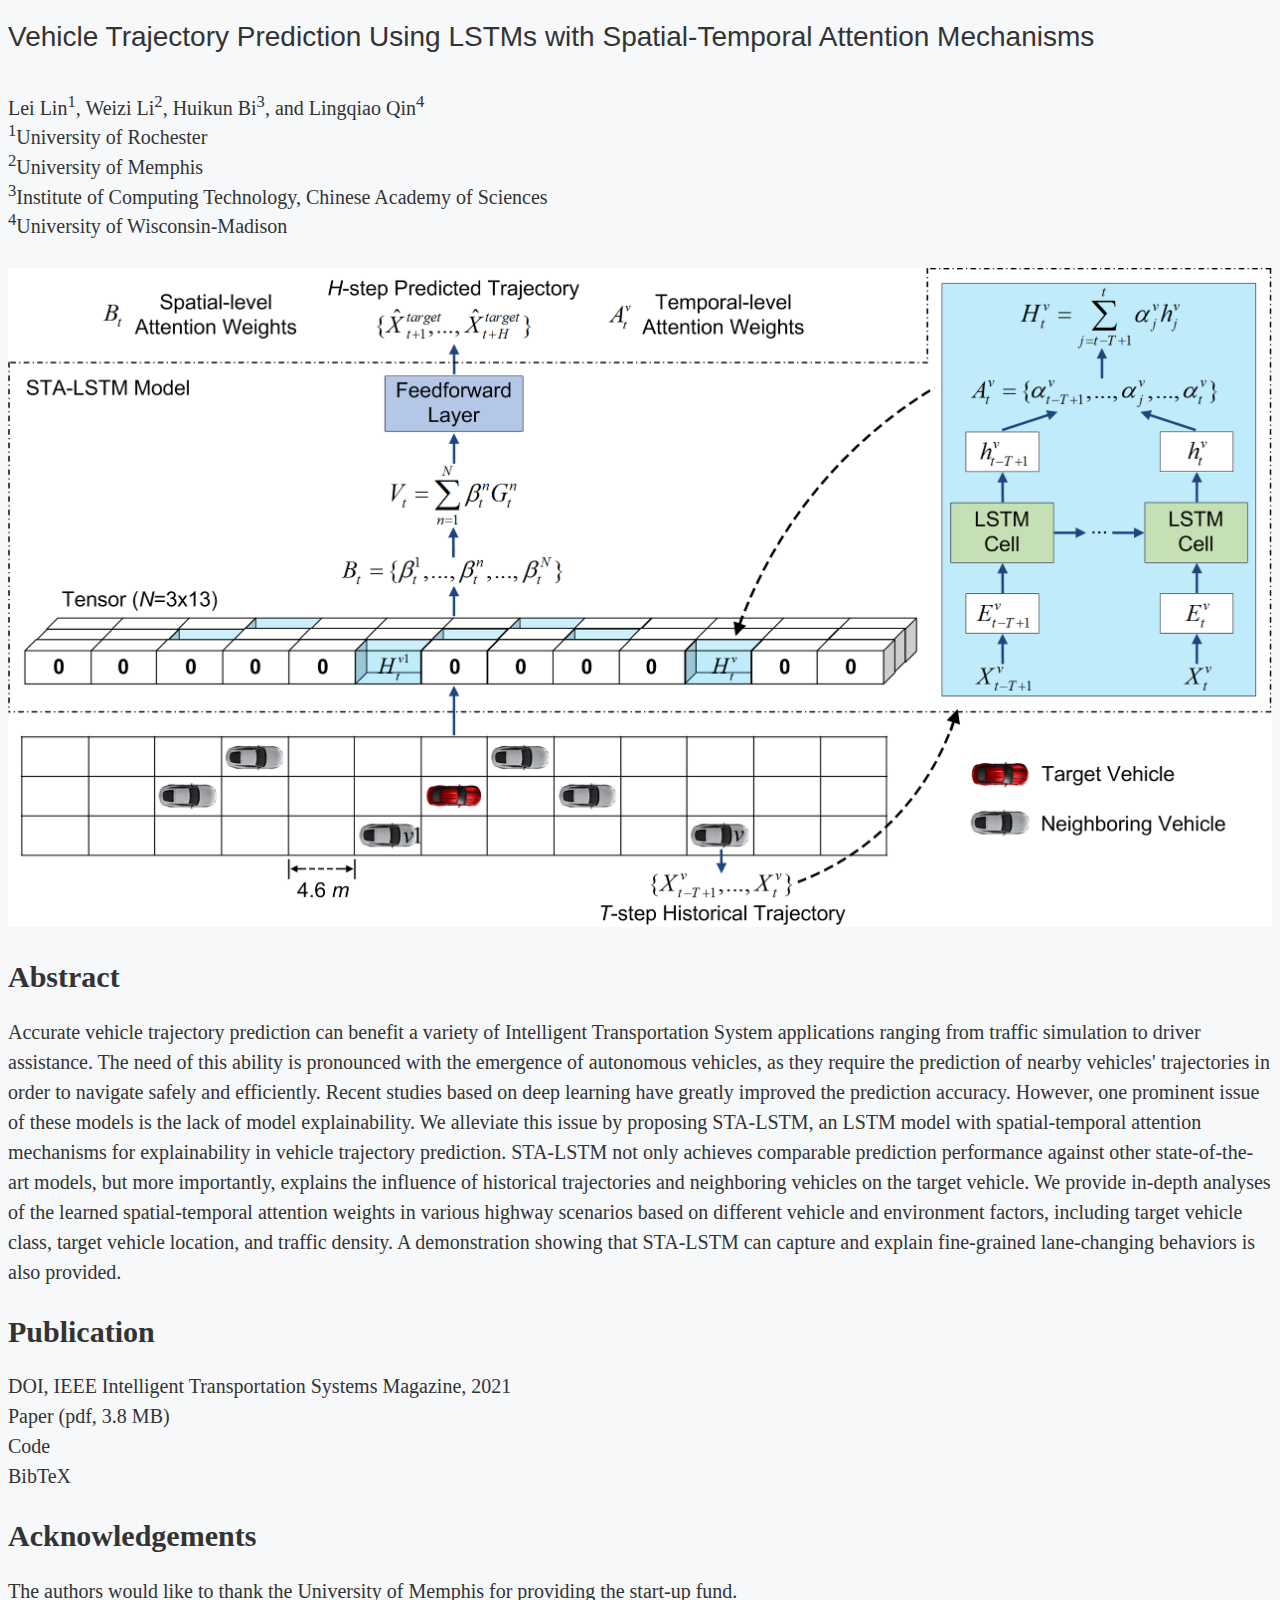
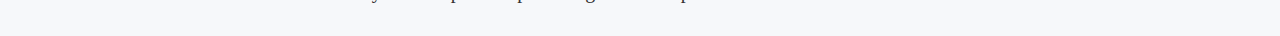
<file: projects/2020-Attention/main.html>
<!DOCTYPE html>
<html lang="en">
<head profile="http://gmpg.org/xfn/11"><meta http-equiv="Content-Type" content="text/html; charset=UTF-8">
<title>Vehicle Trajectory Prediction Using LSTMs with Spatial-Temporal Attention Mechanisms</title>
<link rel="stylesheet" href="../../style.css" type="text/css" media="screen, print">
<link rel="shortcut icon" href="">
<style type="text/css"></style>
</head>

<body>
<div id="container">
	<div id="project">
	<div class="entry">
	<h1>Vehicle Trajectory Prediction Using LSTMs with Spatial-Temporal Attention Mechanisms</h1>		
					
	<p>
	<a href="http://urdata.net/">Lei Lin</a><sup>1</sup>, 
	<a href="https://weizi-li.github.io/">Weizi Li</a><sup>2</sup>,
	<a href="https://huikunbi.github.io/">Huikun Bi</a><sup>3</sup>, and
	Lingqiao Qin<sup>4</sup>
	<br>
	<sup>1</sup>University of Rochester
	<br>
	<sup>2</sup>University of Memphis
	<br>
	<sup>3</sup>Institute of Computing Technology, Chinese Academy of Sciences
	<br>	
	<sup>4</sup>University of Wisconsin-Madison	
	</p>
					
	<p><img src="teaser.png" alt=""></p>
				
	<h2>Abstract</h2>
	Accurate vehicle trajectory prediction can benefit a variety of Intelligent Transportation System applications ranging from traffic simulation to driver assistance. The need of this ability is pronounced with the emergence of autonomous vehicles, as they require the prediction of nearby vehicles' trajectories in order to navigate safely and efficiently. Recent studies based on deep learning have greatly improved the prediction accuracy. However, one prominent issue of these models is the lack of model explainability. We alleviate this issue by proposing STA-LSTM, an LSTM model with spatial-temporal attention mechanisms for explainability in vehicle trajectory prediction. STA-LSTM not only achieves comparable prediction performance against other state-of-the-art models, but more importantly, explains the influence of historical trajectories and neighboring vehicles on the target vehicle. We provide in-depth analyses of the learned spatial-temporal attention weights in various highway scenarios based on different vehicle and environment factors, including target vehicle class, target vehicle location, and traffic density. A demonstration showing that STA-LSTM can capture and explain fine-grained lane-changing behaviors is also provided.
	<p></p>
					
	<h2>Publication</h2>
	<a href="">DOI</a>, IEEE Intelligent Transportation Systems Magazine, 2021 <br>
	<a href="Lin2021Attention.pdf">Paper (pdf, 3.8 MB)</a> <br>
        <a href="">Code</a> <br>			
	<a href="Lin2021Attention.bib">BibTeX</a>
	<p></p>	

	<h2>Acknowledgements</h2>
	The authors would like to thank the University of Memphis for providing the start-up fund.
	<p></p>		
				
	</div>
	</div>
</div>
</body>

</html>
</file>
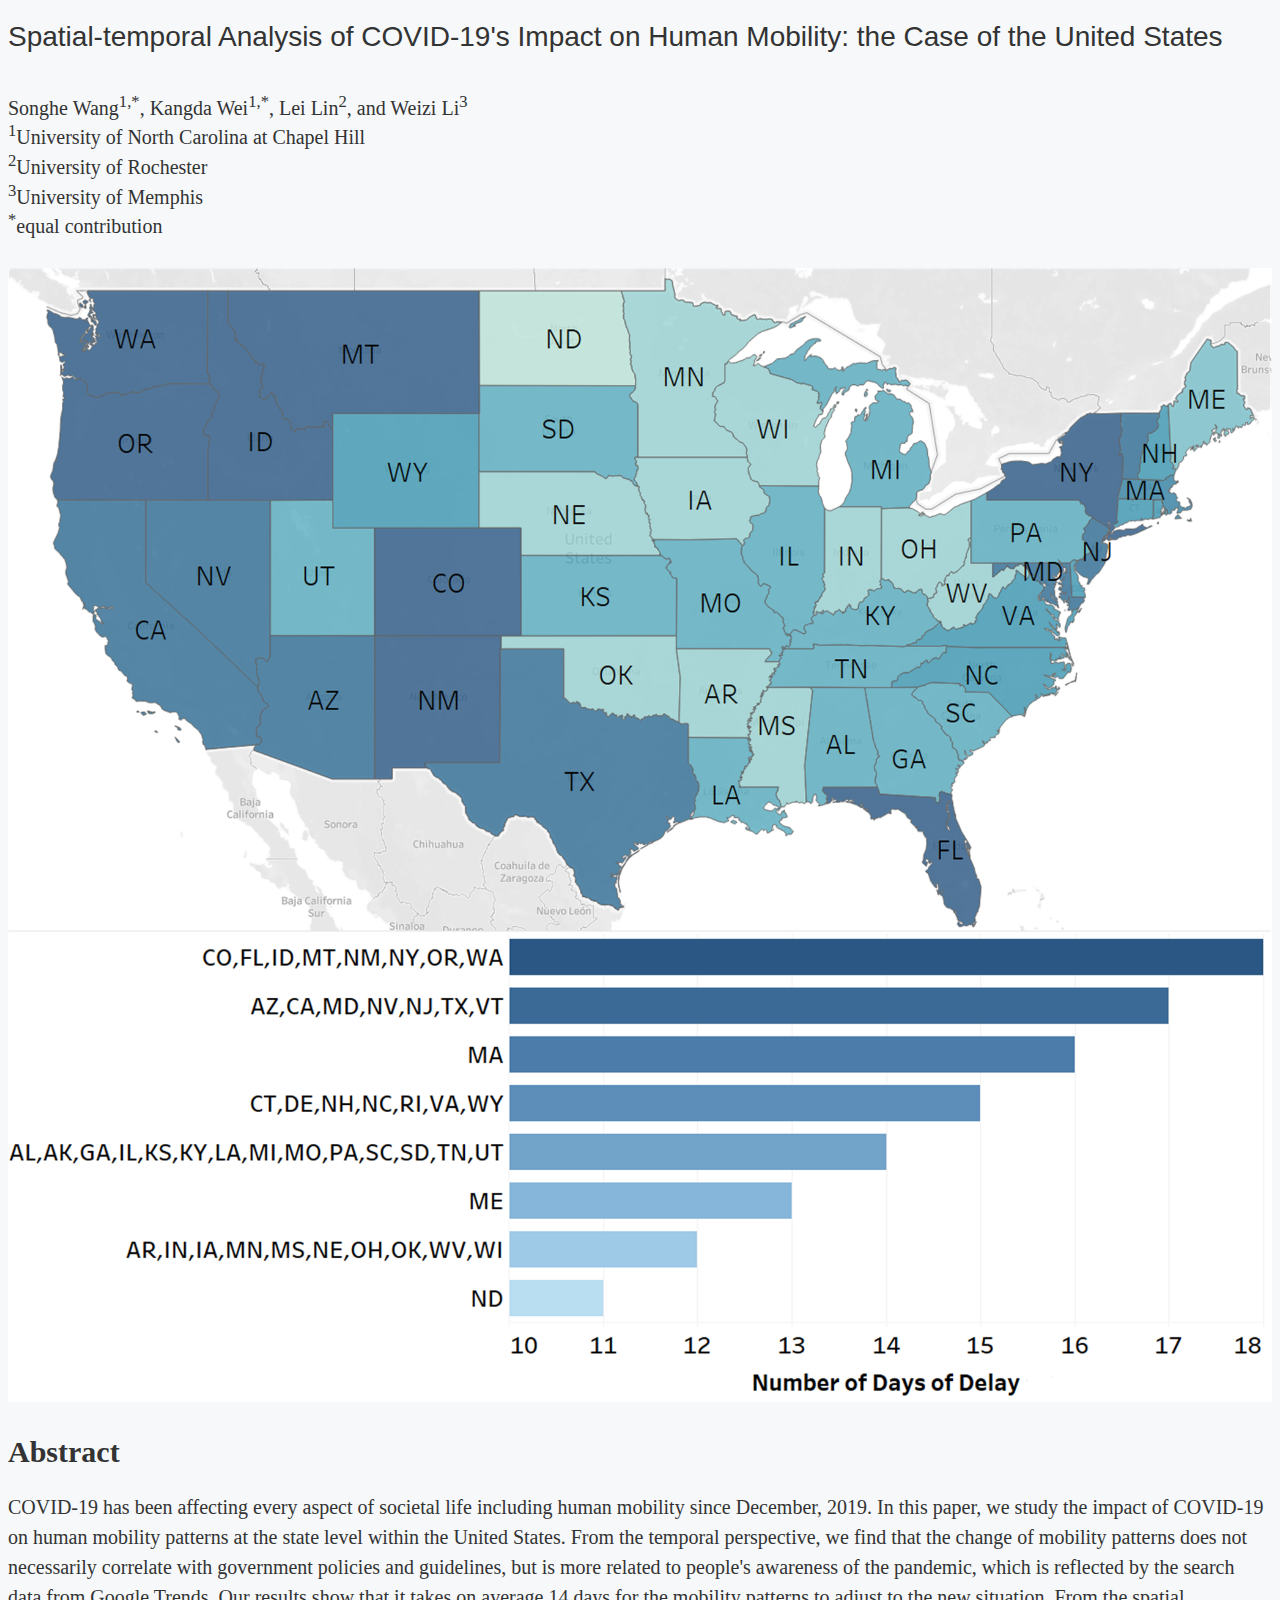
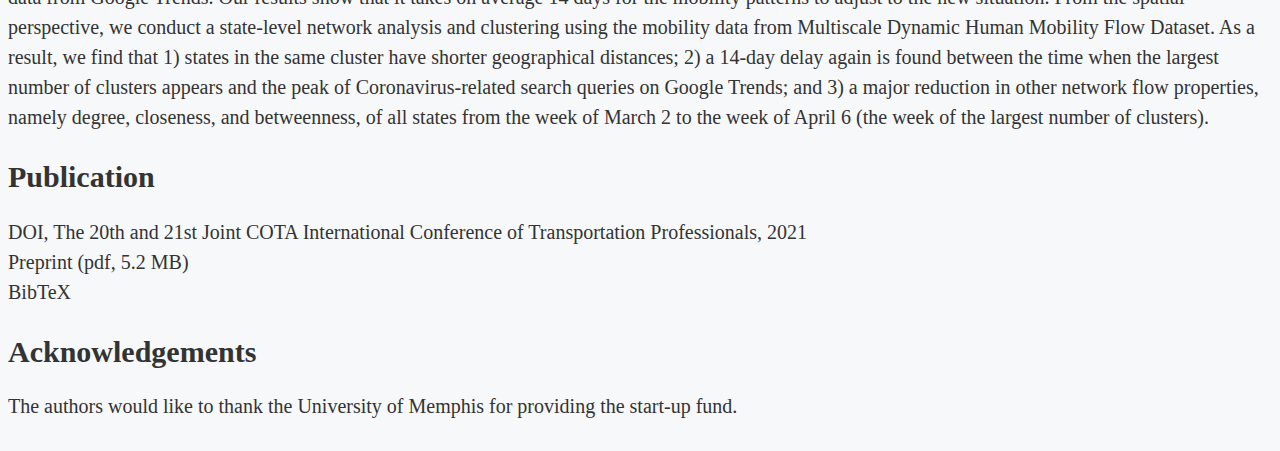
<file: projects/2020-Mobility/main.html>
<!DOCTYPE html>
<html lang="en">
<head profile="http://gmpg.org/xfn/11"><meta http-equiv="Content-Type" content="text/html; charset=UTF-8">
<title>Spatial-temporal Analysis of COVID-19's Impact on Human Mobility: the Case of the United States</title>
<link rel="stylesheet" href="../../style.css" type="text/css" media="screen, print">
<link rel="shortcut icon" href="">
<style type="text/css"></style>
</head>

<body>
<div id="container">
	<div id="project">
	<div class="entry">
	<h1>Spatial-temporal Analysis of COVID-19's Impact on Human Mobility: the Case of the United States</h1>		
					
	<p>
	Songhe Wang<sup>1,*</sup>,	
	Kangda Wei<sup>1,*</sup>,
	<a href="http://urdata.net/">Lei Lin</a><sup>2</sup>, and
	<a href="https://weizi-li.github.io/">Weizi Li</a><sup>3</sup>
	<br>
	<sup>1</sup>University of North Carolina at Chapel Hill
	<br>
	<sup>2</sup>University of Rochester
	<br>
	<sup>3</sup>University of Memphis
	<br>
	<sup>*</sup>equal contribution
	</p>
						
	<p><img src="teaser.png" alt=""></p>
				
	<h2>Abstract</h2>
	COVID-19 has been affecting every aspect of societal life including human mobility since December, 2019. In this paper, we study the impact of COVID-19 on human mobility patterns at the state level within the United States. From the temporal perspective, we find that the change of mobility patterns does not necessarily correlate with government policies and guidelines, but is more related to people's awareness of the pandemic, which is reflected by the search data from Google Trends. Our results show that it takes on average 14 days for the mobility patterns to adjust to the new situation. From the spatial perspective, we conduct a state-level network analysis and clustering using the mobility data from Multiscale Dynamic Human Mobility Flow Dataset. As a result, we find that 1) states in the same cluster have shorter geographical distances; 2) a 14-day delay again is found between the time when the largest number of clusters appears and the peak of Coronavirus-related search queries on Google Trends; and 3) a major reduction in other network flow properties, namely degree, closeness, and betweenness, of all states from the week of March 2 to the week of April 6 (the week of the largest number of clusters).
	<p></p>
					
	<h2>Publication</h2>
	<a href="">DOI</a>, The 20th and 21st Joint COTA International Conference of Transportation Professionals, 2021 <br>
	<a href="Wang2021Mobility.pdf">Preprint (pdf, 5.2 MB)</a> <br>
	<a href="Wang2021Mobility.bib">BibTeX</a>
	<p></p>	

	<h2>Acknowledgements</h2>
	The authors would like to thank the University of Memphis for providing the start-up fund.
	<p></p>		
				
	</div>
	</div>
</div>
</body>

</html>
</file>
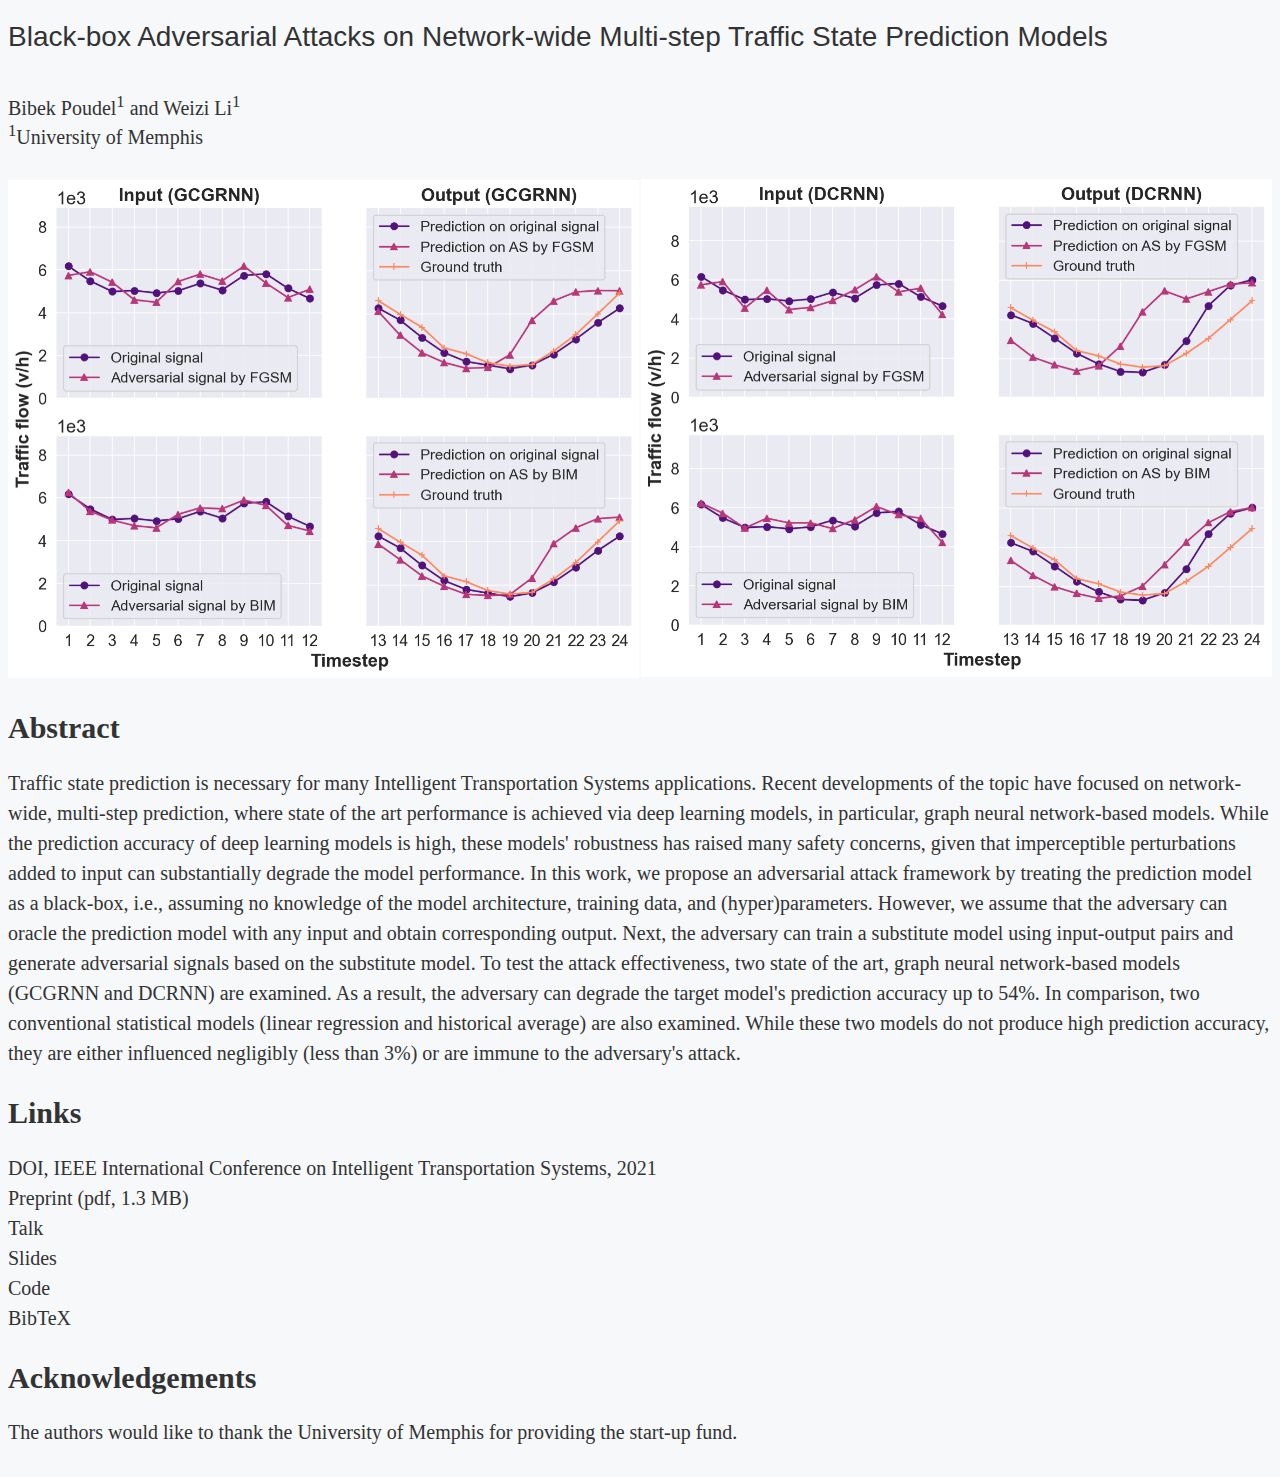
<file: projects/Attack/main.html>
<!DOCTYPE html>
<html lang="en">
<head profile="http://gmpg.org/xfn/11"><meta http-equiv="Content-Type" content="text/html; charset=UTF-8">
<title>Black-box Adversarial Attacks on Network-wide Multi-step Traffic State Prediction Models</title>
<link rel="stylesheet" href="../../style.css" type="text/css" media="screen, print">
<link rel="shortcut icon" href="">
<style type="text/css"></style>
</head>

<body>
<div id="container">
	<div id="project">
	<div class="entry">
	<h1>Black-box Adversarial Attacks on Network-wide Multi-step Traffic State Prediction Models</h1>		
					
	<p>
	<a href="https://github.com/Bibek-Poudel">Bibek Poudel</a><sup>1</sup> and
	<a href="https://weizi-li.github.io/">Weizi Li</a><sup>1</sup>
	<br>
	<sup>1</sup>University of Memphis
	</p>
					
	<p><img src="teaser.png" alt=""></p>
				
	<h2>Abstract</h2>
	Traffic state prediction is necessary for many Intelligent Transportation Systems applications. Recent developments of the topic have focused on network-wide, multi-step prediction, where state of the art performance is achieved via deep learning models, in particular, graph neural network-based models. While the prediction accuracy of deep learning models is high, these models' robustness has raised many safety concerns, given that imperceptible perturbations added to input can substantially degrade the model performance. In this work, we propose an adversarial attack framework by treating the prediction model as a black-box, i.e., assuming no knowledge of the model architecture, training data, and (hyper)parameters. However, we assume that the adversary can oracle the prediction model with any input and obtain corresponding output. Next, the adversary can train a substitute model using input-output pairs and generate adversarial signals based on the substitute model. To test the attack effectiveness, two state of the art, graph neural network-based models (GCGRNN and DCRNN) are examined. As a result, the adversary can degrade the target model's prediction accuracy up to 54%. In comparison, two conventional statistical models (linear regression and historical average) are also examined. While these two models do not produce high prediction accuracy, they are either influenced negligibly (less than 3%) or are immune to the adversary's attack. 
	<p></p>
					
	<h2>Links</h2>
	<a href="">DOI</a>, IEEE International Conference on Intelligent Transportation Systems, 2021 <br>
	<a href="Poudel2021Attack.pdf">Preprint (pdf, 1.3 MB)</a> <br>
	<a href="https://youtu.be/yxOBCIl1o-Y">Talk</a> <br>
	<a href="https://github.com/stars-cs/black_box_traffic/blob/gh-pages/Black%20Box%20Adversarial%20Attacks.pdf">Slides</a> <br>
	<a href="https://github.com/stars-cs/black_box_traffic">Code</a> <br>
	<a href="Poudel2021Attack.bib">BibTeX</a>
	<p></p>	

	<h2>Acknowledgements</h2>
	The authors would like to thank the University of Memphis for providing the start-up fund.
	<p></p>		
				
	</div>
	</div>
</div>
</body>

</html>
</file>
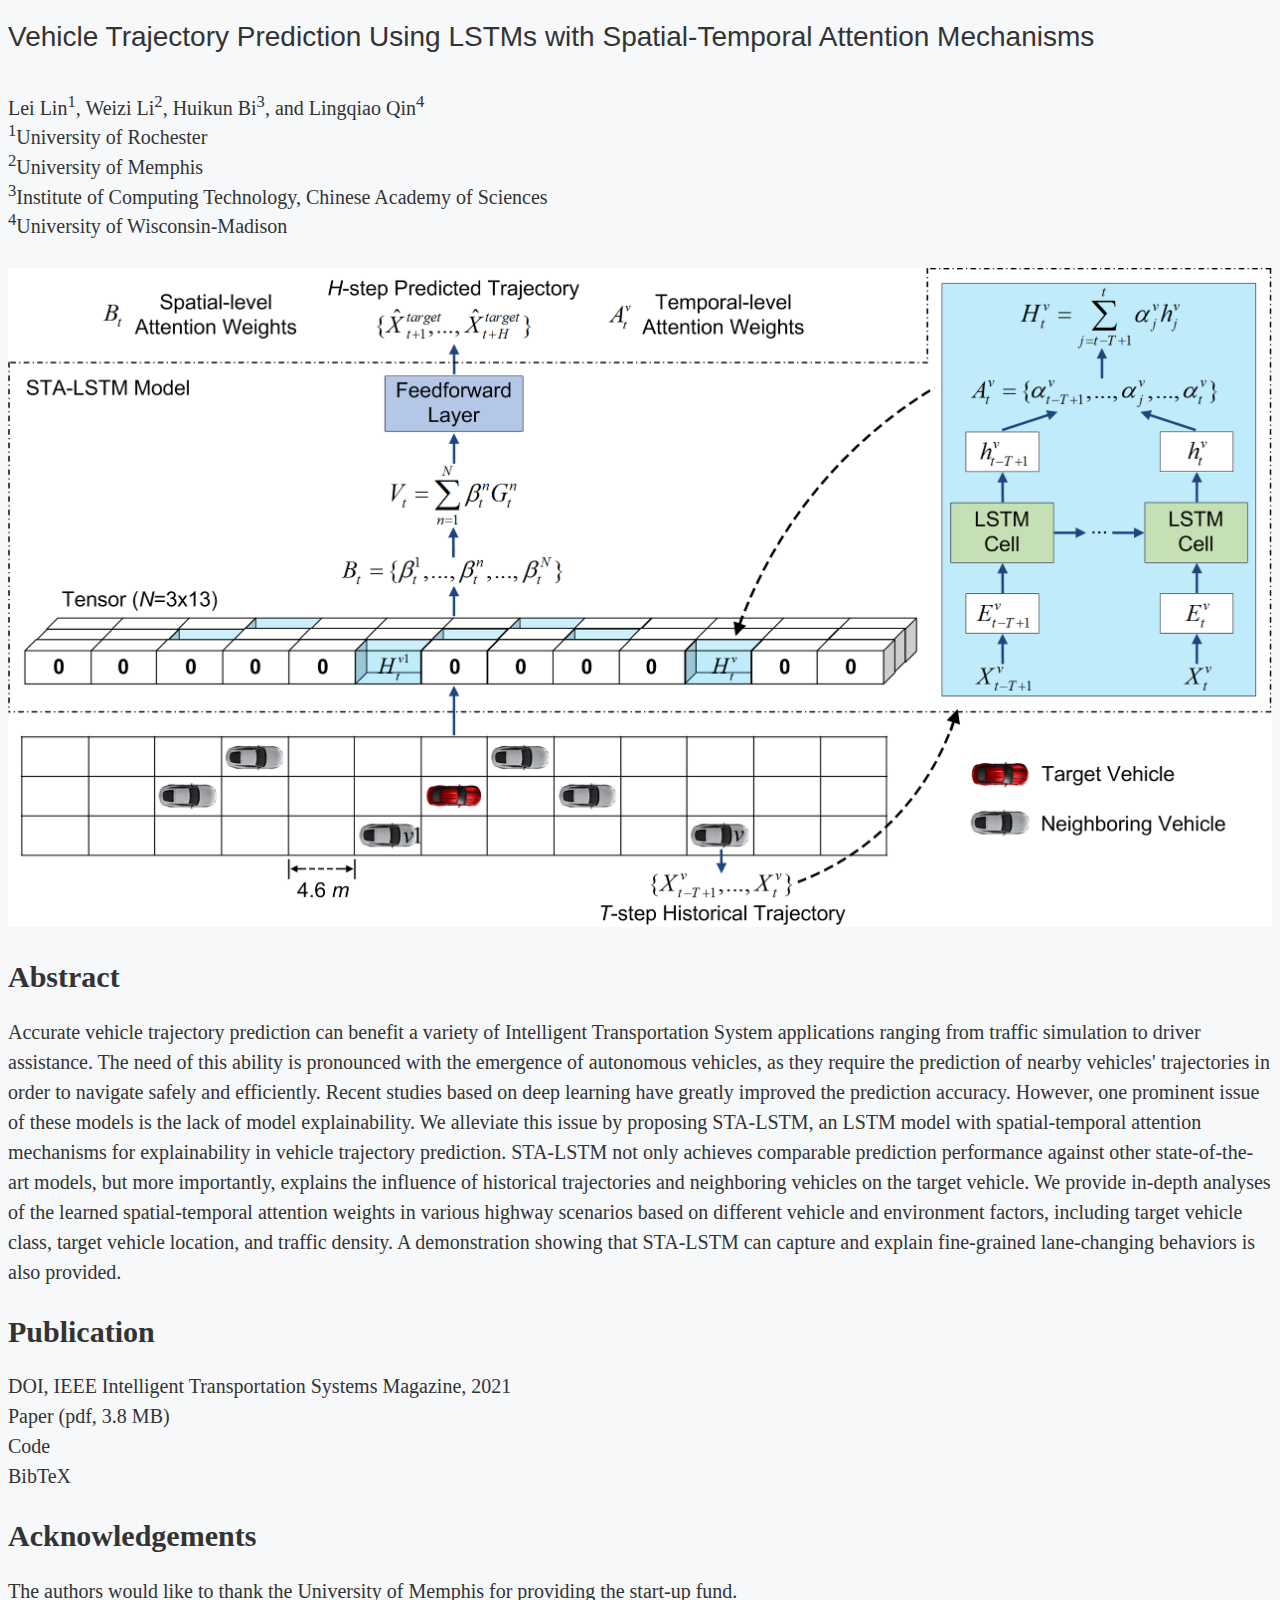
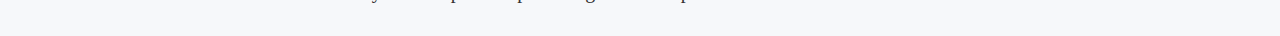
<file: projects/Attention/main.html>
<!DOCTYPE html>
<html lang="en">
<head profile="http://gmpg.org/xfn/11"><meta http-equiv="Content-Type" content="text/html; charset=UTF-8">
<title>Vehicle Trajectory Prediction Using LSTMs with Spatial-Temporal Attention Mechanisms</title>
<link rel="stylesheet" href="../../style.css" type="text/css" media="screen, print">
<link rel="shortcut icon" href="">
<style type="text/css"></style>
</head>

<body>
<div id="container">
	<div id="project">
	<div class="entry">
	<h1>Vehicle Trajectory Prediction Using LSTMs with Spatial-Temporal Attention Mechanisms</h1>		
					
	<p>
	<a href="http://urdata.net/">Lei Lin</a><sup>1</sup>, 
	<a href="https://weizi-li.github.io/">Weizi Li</a><sup>2</sup>,
	<a href="https://huikunbi.github.io/">Huikun Bi</a><sup>3</sup>, and
	Lingqiao Qin<sup>4</sup>
	<br>
	<sup>1</sup>University of Rochester
	<br>
	<sup>2</sup>University of Memphis
	<br>
	<sup>3</sup>Institute of Computing Technology, Chinese Academy of Sciences
	<br>	
	<sup>4</sup>University of Wisconsin-Madison	
	</p>
					
	<p><img src="teaser.png" alt=""></p>
				
	<h2>Abstract</h2>
	Accurate vehicle trajectory prediction can benefit a variety of Intelligent Transportation System applications ranging from traffic simulation to driver assistance. The need of this ability is pronounced with the emergence of autonomous vehicles, as they require the prediction of nearby vehicles' trajectories in order to navigate safely and efficiently. Recent studies based on deep learning have greatly improved the prediction accuracy. However, one prominent issue of these models is the lack of model explainability. We alleviate this issue by proposing STA-LSTM, an LSTM model with spatial-temporal attention mechanisms for explainability in vehicle trajectory prediction. STA-LSTM not only achieves comparable prediction performance against other state-of-the-art models, but more importantly, explains the influence of historical trajectories and neighboring vehicles on the target vehicle. We provide in-depth analyses of the learned spatial-temporal attention weights in various highway scenarios based on different vehicle and environment factors, including target vehicle class, target vehicle location, and traffic density. A demonstration showing that STA-LSTM can capture and explain fine-grained lane-changing behaviors is also provided.
	<p></p>
					
	<h2>Publication</h2>
	<a href="">DOI</a>, IEEE Intelligent Transportation Systems Magazine, 2021 <br>
	<a href="Lin2021Attention.pdf">Paper (pdf, 3.8 MB)</a> <br>
        <a href="https://github.com/transpaper/vtp">Code</a> <br>			
	<a href="Lin2021Attention.bib">BibTeX</a>
	<p></p>	

	<h2>Acknowledgements</h2>
	The authors would like to thank the University of Memphis for providing the start-up fund.
	<p></p>		
				
	</div>
	</div>
</div>
</body>

</html>
</file>
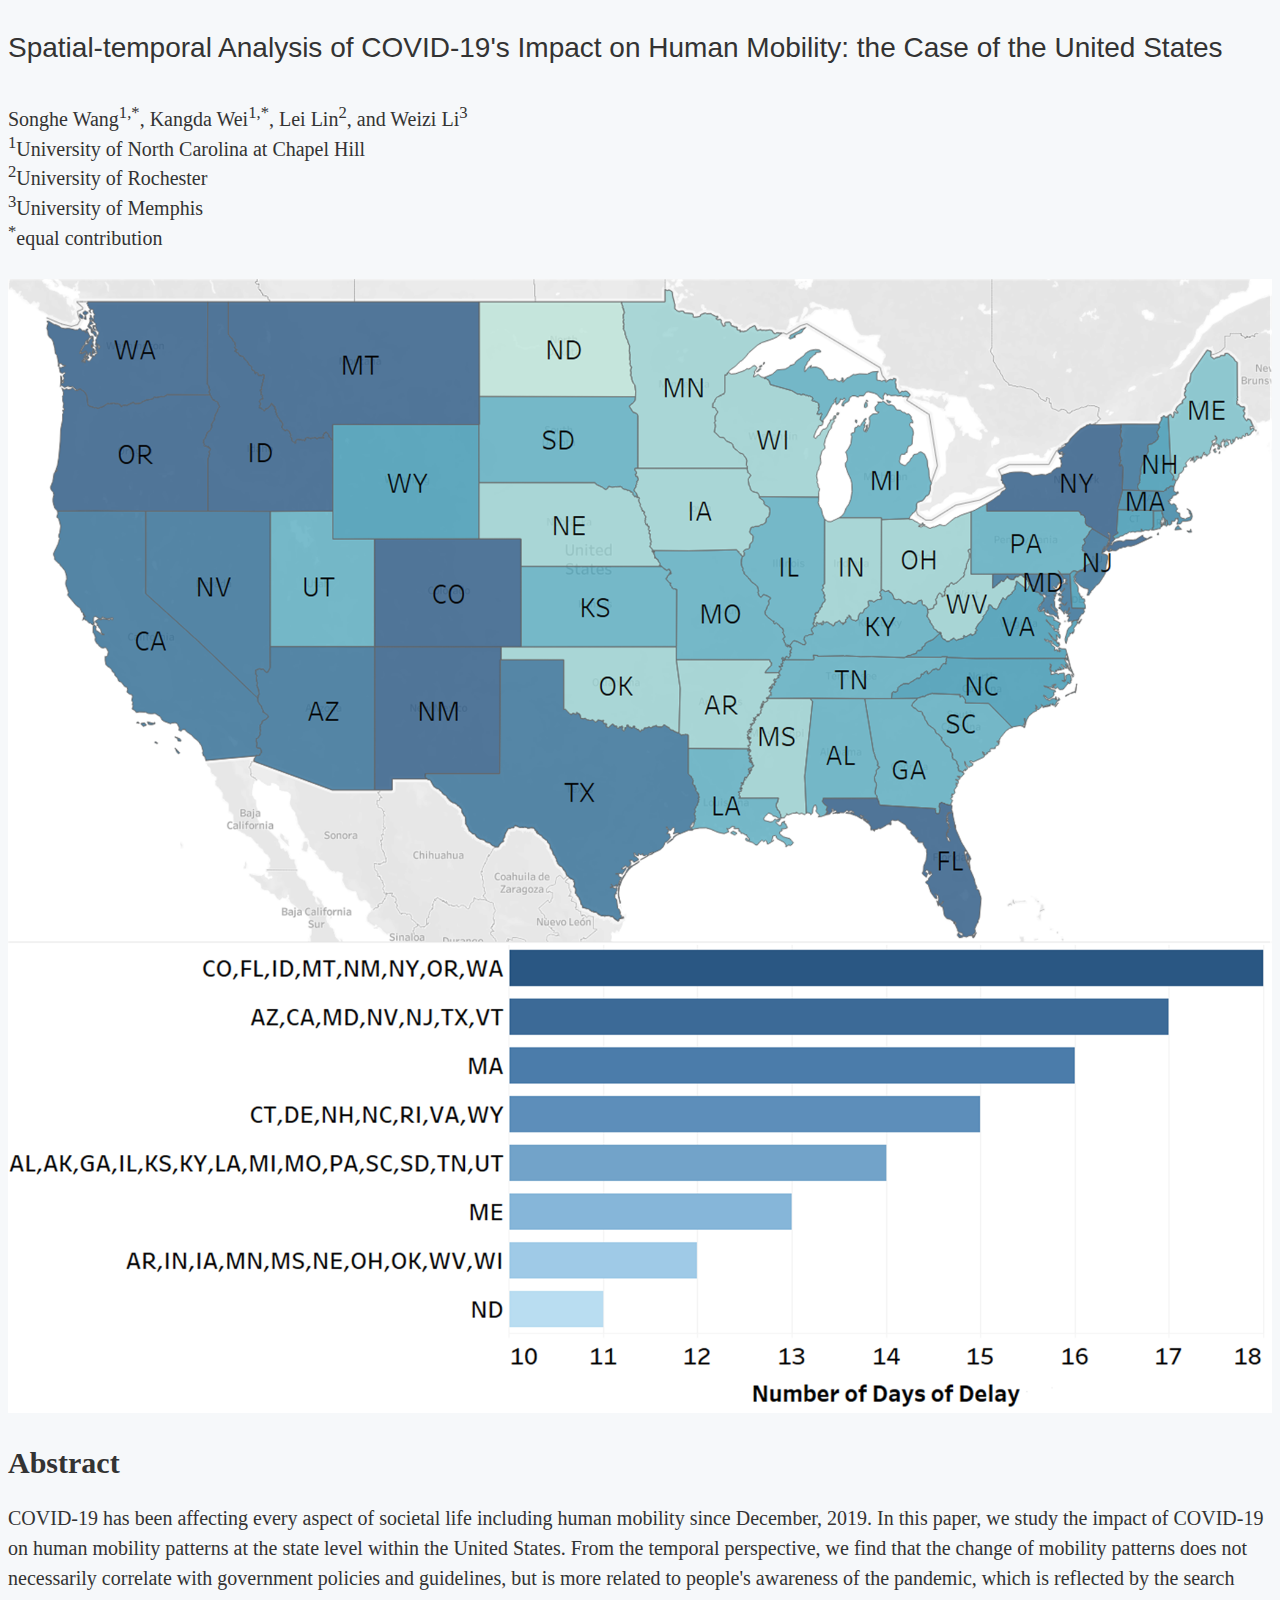
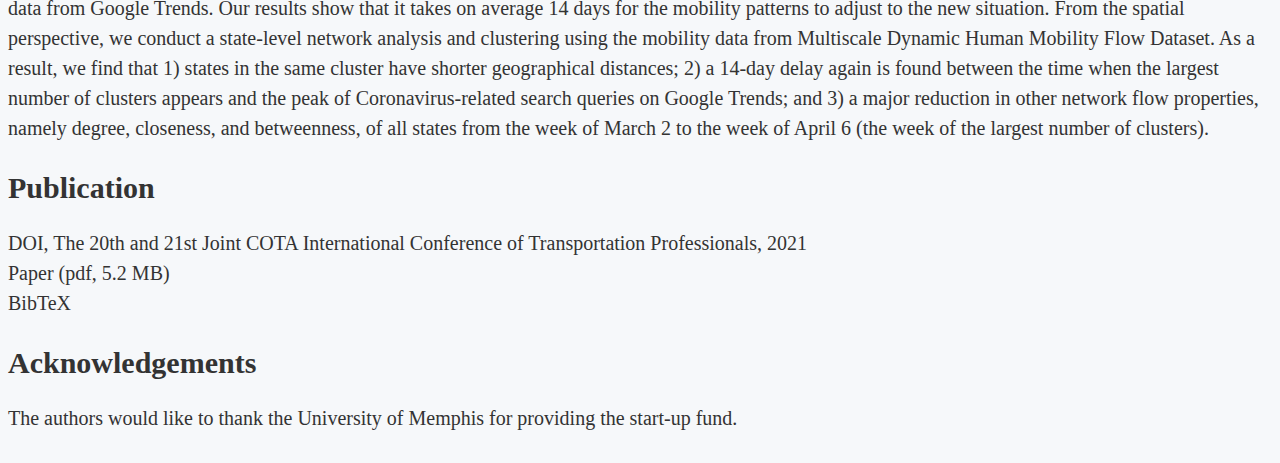
<file: projects/Mobility-Covid/main.html>
<!DOCTYPE html>
<html lang="en">
<head profile="http://gmpg.org/xfn/11"><meta http-equiv="Content-Type" content="text/html; charset=UTF-8">
<title>Spatial-temporal Analysis of COVID-19's Impact on Human Mobility: the Case of the United States</title>
<link rel="stylesheet" href="../../style.css" type="text/css" media="screen, print">
<link rel="shortcut icon" href="">
<style type="text/css"></style>
</head>

<body>
<div id="container">
	<div id="project">
	<div class="entry">
	<p>
	<h1>Spatial-temporal Analysis of COVID-19's Impact on Human Mobility: the Case of the United States</h1>
	</p>
					
	<p>
	Songhe Wang<sup>1,*</sup>,	
	Kangda Wei<sup>1,*</sup>,
	<a href="http://urdata.net/">Lei Lin</a><sup>2</sup>, and
	<a href="https://weizi-li.github.io/">Weizi Li</a><sup>3</sup>
	<br>
	<sup>1</sup>University of North Carolina at Chapel Hill
	<br>
	<sup>2</sup>University of Rochester
	<br>
	<sup>3</sup>University of Memphis
	<br>
	<sup>*</sup>equal contribution
	</p>
						
	<p><img src="teaser.png" alt=""></p>
				
	<h2>Abstract</h2>
	COVID-19 has been affecting every aspect of societal life including human mobility since December, 2019. In this paper, we study the impact of COVID-19 on human mobility patterns at the state level within the United States. From the temporal perspective, we find that the change of mobility patterns does not necessarily correlate with government policies and guidelines, but is more related to people's awareness of the pandemic, which is reflected by the search data from Google Trends. Our results show that it takes on average 14 days for the mobility patterns to adjust to the new situation. From the spatial perspective, we conduct a state-level network analysis and clustering using the mobility data from Multiscale Dynamic Human Mobility Flow Dataset. As a result, we find that 1) states in the same cluster have shorter geographical distances; 2) a 14-day delay again is found between the time when the largest number of clusters appears and the peak of Coronavirus-related search queries on Google Trends; and 3) a major reduction in other network flow properties, namely degree, closeness, and betweenness, of all states from the week of March 2 to the week of April 6 (the week of the largest number of clusters).
	<p></p>
					
	<h2>Publication</h2>
	<a href="">DOI</a>, The 20th and 21st Joint COTA International Conference of Transportation Professionals, 2021 <br>
	<a href="Wang2021Mobility.pdf">Paper (pdf, 5.2 MB)</a> <br>
	<a href="Wang2021Mobility.bib">BibTeX</a>
	<p></p>	

	<h2>Acknowledgements</h2>
	The authors would like to thank the University of Memphis for providing the start-up fund.
	<p></p>		
				
	</div>
	</div>
</div>
</body>

</html>
</file>
<file: style.css>
/* original theme: http://mnmlist.com/theme/ */
/* color scheme: #333, #666, #999, #C0C0C0 */

body{
	background: #F6F8FA; 
	font: 20px Hoefler Text, "Times New Roman", Times, serif; 
	color: #333; 
	line-height: 30px;}

h1 {
	font-family: Helvetica, sans-serif; 
	font-size: 1.4em; 
	line-height: 26px; 
	font-weight: normal; 
	padding: 5px 0px 10px 0px;
}

img {
	height: 100%; 
	width: 100%;
}

blockquote{
	border-left: 2px solid #999; 
	margin: 0px; 
	padding: 0 6px 0 6px;
}

p {
	line-height: 24px; 
	margin: 30px auto; 
}

a {
	text-decoration: none;
	color: #333; 
}

a:hover {
	color: #999; 
}

.content{
	width: 30em; 
	overflow: hidden; 
	margin: 60px 14px 0 64px;
}	

.intro a {
	border-width: 0 0 1px 0; 
	border-style: none none solid none; 
	border-color: #C0C0C0;
}

.footer {
	margin: 0 100px 50px 115px;
}

.footer p {
	padding: 4px 0; 
	margin: 0; 
	font-family: helvetica, sans-serif; 
	font-size: 14px; 
	letter-spacing: 4px
}

.footer a {
	color: #999;
	text-decoration: none;
}

.footer a:hover {
	color: #C0C0C0;
}
</file>
